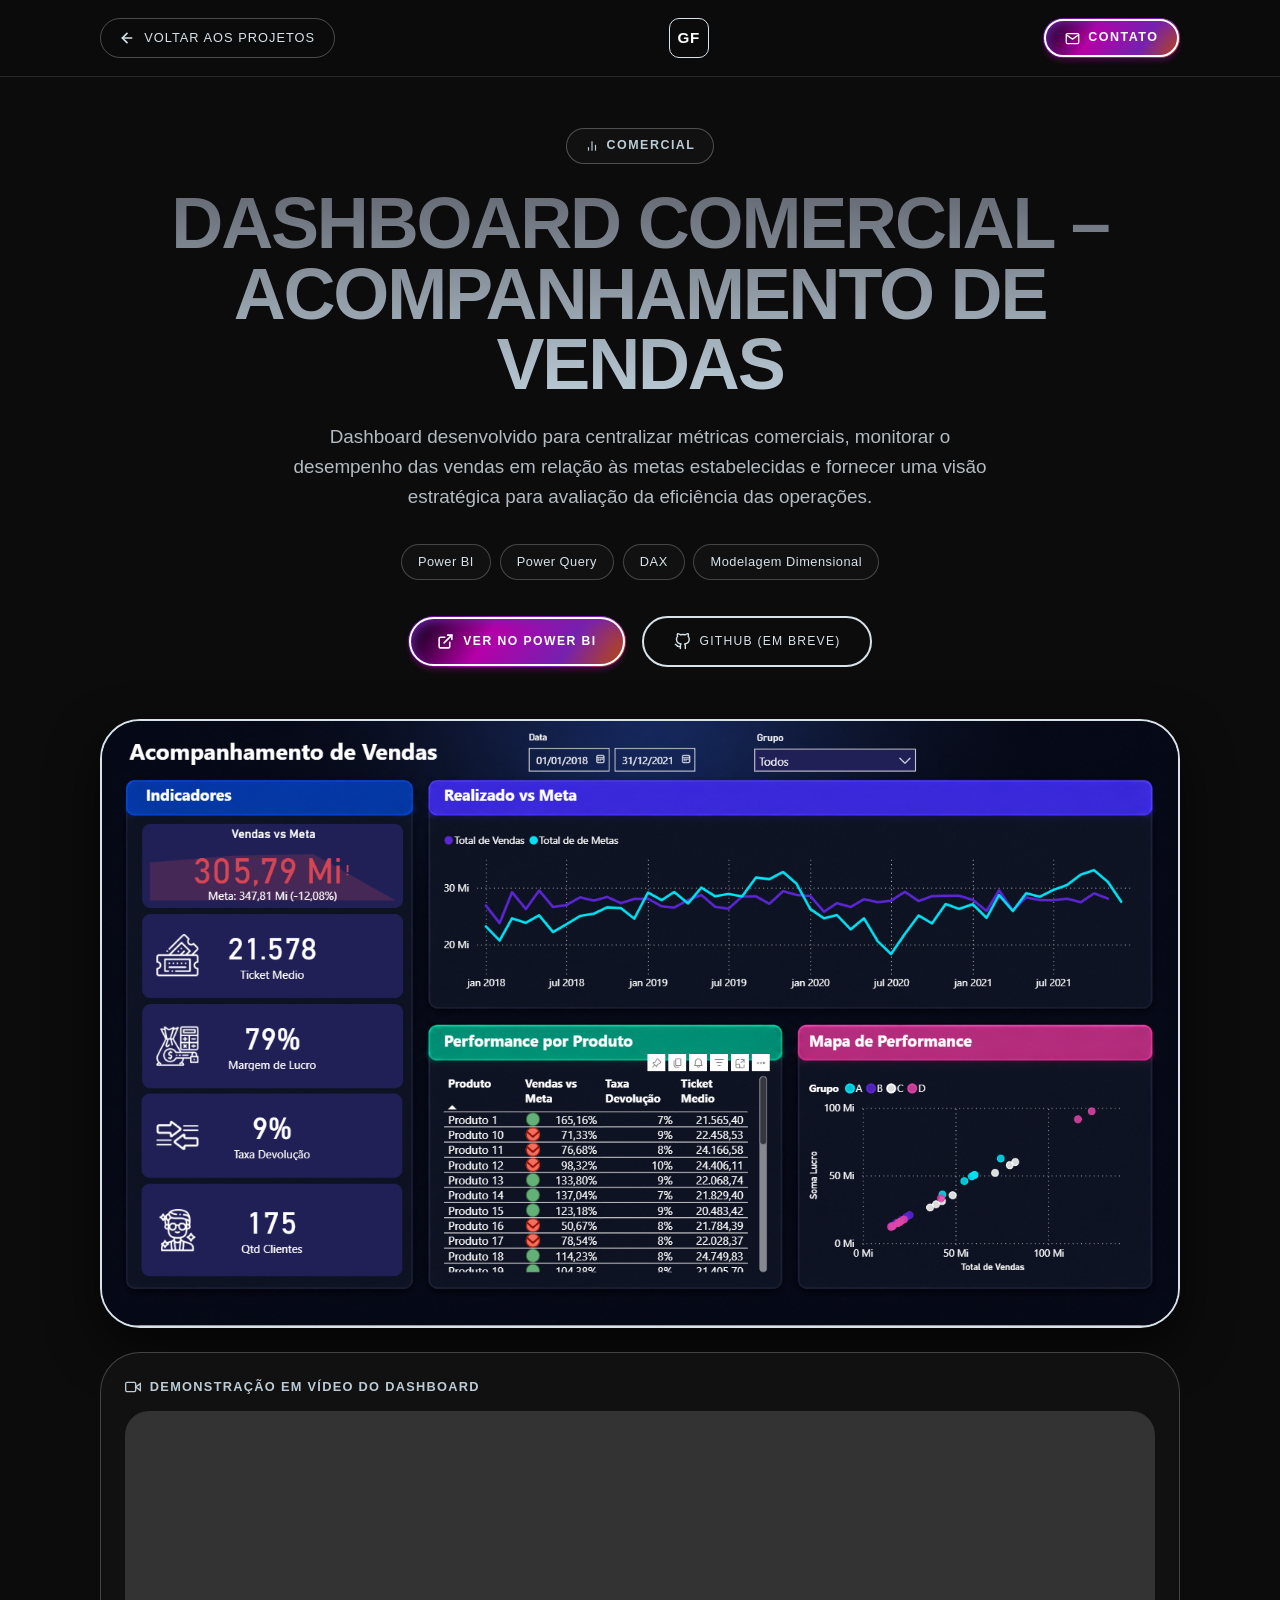
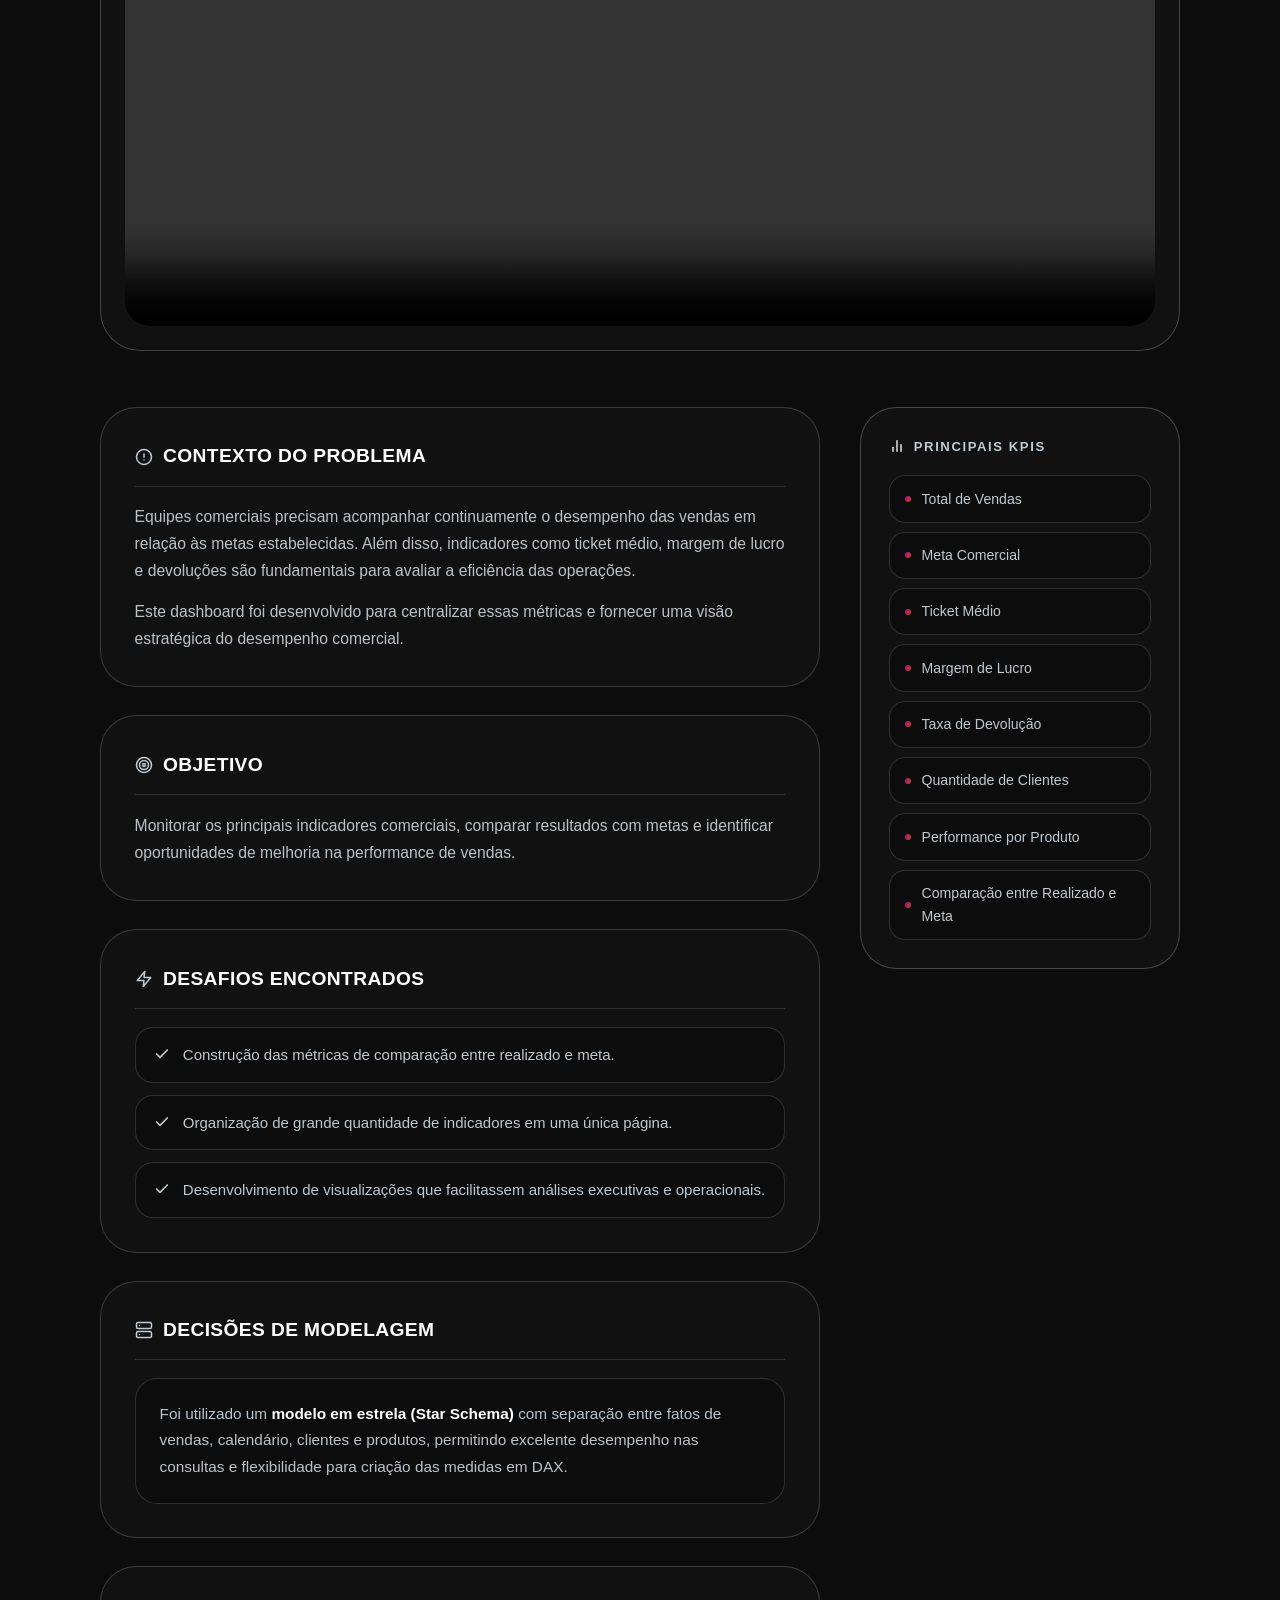
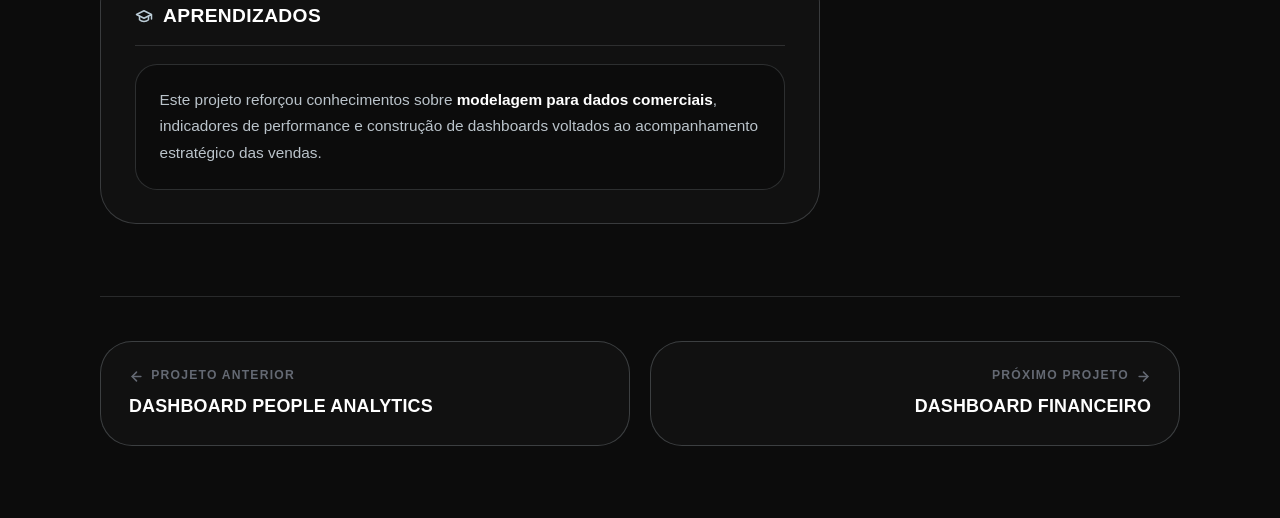
<file: projetos/dashboard-comercial.html>
<!DOCTYPE html>
<html lang="pt-BR">
<head>
    <meta charset="UTF-8">
    <meta name="viewport" content="width=device-width, initial-scale=1.0">
    <title>Dashboard Comercial – Acompanhamento de Vendas | Estudo de Caso — Gustavo Franco</title>
    <meta name="description" content="Estudo de caso completo do Dashboard Comercial de Acompanhamento de Vendas desenvolvido por Gustavo Franco: contexto, KPIs, modelagem dimensional em modelo estrela e aprendizados.">
    <meta property="og:title" content="Dashboard Comercial – Acompanhamento de Vendas | Estudo de Caso — Gustavo Franco">
    <meta property="og:description" content="Dashboard executivo para acompanhamento de vendas, comparação com metas, ticket médio, margem e devoluções com modelagem dimensional em Power BI.">
    <meta property="og:image" content="Dashboard de Vendas/Dashboard Vendas.png">
    <meta name="theme-color" content="#0C0C0C">
    <link rel="icon" type="image/svg+xml" href="data:image/svg+xml,<svg xmlns='http://www.w3.org/2000/svg' viewBox='0 0 24 24' fill='none' stroke='%23D7E2EA' stroke-width='2.5'><rect width='24' height='24' rx='6' fill='%230C0C0C'/><line x1='17' y1='18' x2='17' y2='10'/><line x1='12' y1='18' x2='12' y2='6'/><line x1='7' y1='18' x2='7' y2='13'/></svg>">
    <link rel="stylesheet" href="https://db.onlinewebfonts.com/c/95cecf452d3208890088a5b4c19c7ecf?family=Helvetica+Neue+ME" media="print" onload="this.media='all'">
    <noscript><link rel="stylesheet" href="https://db.onlinewebfonts.com/c/95cecf452d3208890088a5b4c19c7ecf?family=Helvetica+Neue+ME"></noscript>
    <link rel="stylesheet" href="projeto-style.css">
</head>
<body>

    <!-- Navbar -->
    <nav class="project-navbar" role="navigation" aria-label="Navegação do projeto">
        <div class="container project-nav-inner">
            <a href="../index.html#projects" class="project-nav-back" aria-label="Voltar para a lista de projetos">
                <svg viewBox="0 0 24 24" fill="none" stroke="currentColor" stroke-width="2.5" stroke-linecap="round" stroke-linejoin="round" aria-hidden="true"><line x1="19" y1="12" x2="5" y2="12"></line><polyline points="12 19 5 12 12 5"></polyline></svg>
                Voltar aos Projetos
            </a>
            <span class="project-nav-logo">GF</span>
            <a href="../index.html#contact" class="contact-btn project-nav-cta">
                <svg viewBox="0 0 24 24" fill="none" stroke="currentColor" stroke-width="2" stroke-linecap="round" stroke-linejoin="round" aria-hidden="true"><path d="M4 4h16c1.1 0 2 .9 2 2v12c0 1.1-.9 2-2 2H4c-1.1 0-2-.9-2-2V6c0-1.1.9-2 2-2z"></path><polyline points="22,6 12,13 2,6"></polyline></svg>
                Contato
            </a>
        </div>
    </nav>

    <!-- Hero do Projeto -->
    <section class="project-hero" aria-labelledby="case-title">
        <div class="container">
            <div class="project-hero-area-badge">
                <svg width="14" height="14" viewBox="0 0 24 24" fill="none" stroke="currentColor" stroke-width="2" aria-hidden="true"><line x1="18" y1="20" x2="18" y2="10"></line><line x1="12" y1="20" x2="12" y2="4"></line><line x1="6" y1="20" x2="6" y2="14"></line></svg>
                Comercial
            </div>
            <h1 class="hero-heading project-hero-title" id="case-title">Dashboard Comercial – Acompanhamento de Vendas</h1>
            <p class="project-hero-summary">
                Dashboard desenvolvido para centralizar métricas comerciais, monitorar o desempenho das vendas em relação às metas estabelecidas e fornecer uma visão estratégica para avaliação da eficiência das operações.
            </p>
            <div class="project-hero-stack" role="list" aria-label="Tecnologias utilizadas">
                <span class="stack-tag" role="listitem">Power BI</span>
                <span class="stack-tag" role="listitem">Power Query</span>
                <span class="stack-tag" role="listitem">DAX</span>
                <span class="stack-tag" role="listitem">Modelagem Dimensional</span>
            </div>
            <div class="project-hero-actions">
                <a href="https://lnkd.in/dhcPScri" target="_blank" rel="noopener noreferrer" class="contact-btn" aria-label="Acessar Dashboard interativo no Power BI">
                    <svg viewBox="0 0 24 24" fill="none" stroke="currentColor" stroke-width="2.2" stroke-linecap="round" stroke-linejoin="round" aria-hidden="true"><path d="M18 13v6a2 2 0 0 1-2 2H5a2 2 0 0 1-2-2V8a2 2 0 0 1 2-2h6"></path><polyline points="15 3 21 3 21 9"></polyline><line x1="10" y1="14" x2="21" y2="3"></line></svg>
                    Ver no Power BI
                </a>
                <a href="https://github.com/Guxtav0" target="_blank" rel="noopener noreferrer" class="live-project-btn" aria-label="Ver código no GitHub">
                    <svg viewBox="0 0 24 24" fill="none" stroke="currentColor" stroke-width="2" stroke-linecap="round" stroke-linejoin="round" aria-hidden="true"><path d="M9 19c-5 1.5-5-2.5-7-3m14 6v-3.87a3.37 3.37 0 0 0-.94-2.61c3.14-.35 6.44-1.54 6.44-7A5.44 5.44 0 0 0 20 4.77 5.07 5.07 0 0 0 19.91 1S18.73.65 16 2.48a13.38 13.38 0 0 0-7 0C6.27.65 5.09 1 5.09 1A5.07 5.07 0 0 0 5 4.77a5.44 5.44 0 0 0-1.5 3.78c0 5.42 3.3 6.61 6.44 7A3.37 3.37 0 0 0 9 18.13V22"></path></svg>
                    GitHub (Em breve)
                </a>
            </div>
        </div>
    </section>

    <!-- Imagem Principal / Galeria de Páginas -->
    <div class="container project-media-section">
        <div class="project-main-image">
            <img src="Dashboard de Vendas/Dashboard Vendas.png"
                 alt="Visão executiva do Dashboard Comercial de Acompanhamento de Vendas com KPIs e análise Realizado vs Meta"
                 loading="lazy">
        </div>

        <div class="project-video-card">
            <div class="project-video-header">
                <svg width="16" height="16" viewBox="0 0 24 24" fill="none" stroke="currentColor" stroke-width="2" aria-hidden="true"><polygon points="23 7 16 12 23 17 23 7"></polygon><rect x="1" y="5" width="15" height="14" rx="2" ry="2"></rect></svg>
                Demonstração em Vídeo do Dashboard
            </div>
            <video controls autoplay loop muted class="project-video-player">
                <source src="Dashboard de Vendas/Dashboard Acompanhamento de Vendas.mp4" type="video/mp4">
                Seu navegador não suporta a exibição de vídeos em MP4.
            </video>
        </div>
    </div>

    <!-- Conteúdo do Estudo de Caso -->
    <main class="container case-main">
        <div class="case-study-layout">

            <!-- Conteúdo Principal -->
            <div class="case-content">

                <!-- Contexto -->
                <div class="case-block">
                    <h2 class="case-block-title">
                        <svg width="18" height="18" viewBox="0 0 24 24" fill="none" stroke="currentColor" stroke-width="2" stroke-linecap="round" stroke-linejoin="round" aria-hidden="true"><circle cx="12" cy="12" r="10"></circle><line x1="12" y1="8" x2="12" y2="12"></line><line x1="12" y1="16" x2="12.01" y2="16"></line></svg>
                        Contexto do Problema
                    </h2>
                    <p>
                        Equipes comerciais precisam acompanhar continuamente o desempenho das vendas em relação às metas estabelecidas. Além disso, indicadores como ticket médio, margem de lucro e devoluções são fundamentais para avaliar a eficiência das operações.
                    </p>
                    <p class="case-paragraph-spaced">
                        Este dashboard foi desenvolvido para centralizar essas métricas e fornecer uma visão estratégica do desempenho comercial.
                    </p>
                </div>

                <!-- Objetivo -->
                <div class="case-block">
                    <h2 class="case-block-title">
                        <svg width="18" height="18" viewBox="0 0 24 24" fill="none" stroke="currentColor" stroke-width="2" stroke-linecap="round" stroke-linejoin="round" aria-hidden="true"><circle cx="12" cy="12" r="10"></circle><circle cx="12" cy="12" r="6"></circle><circle cx="12" cy="12" r="2"></circle></svg>
                        Objetivo
                    </h2>
                    <p>
                        Monitorar os principais indicadores comerciais, comparar resultados com metas e identificar oportunidades de melhoria na performance de vendas.
                    </p>
                </div>

                <!-- Desafios -->
                <div class="case-block">
                    <h2 class="case-block-title">
                        <svg width="18" height="18" viewBox="0 0 24 24" fill="none" stroke="currentColor" stroke-width="2" stroke-linecap="round" stroke-linejoin="round" aria-hidden="true"><polygon points="13 2 3 14 12 14 11 22 21 10 12 10 13 2"></polygon></svg>
                        Desafios Encontrados
                    </h2>
                    <ul class="case-list" role="list">
                        <li class="case-list-item" role="listitem">
                            <svg width="16" height="16" viewBox="0 0 24 24" fill="none" stroke="currentColor" stroke-width="2.5" stroke-linecap="round" stroke-linejoin="round" aria-hidden="true"><polyline points="20 6 9 17 4 12"></polyline></svg>
                            Construção das métricas de comparação entre realizado e meta.
                        </li>
                        <li class="case-list-item" role="listitem">
                            <svg width="16" height="16" viewBox="0 0 24 24" fill="none" stroke="currentColor" stroke-width="2.5" stroke-linecap="round" stroke-linejoin="round" aria-hidden="true"><polyline points="20 6 9 17 4 12"></polyline></svg>
                            Organização de grande quantidade de indicadores em uma única página.
                        </li>
                        <li class="case-list-item" role="listitem">
                            <svg width="16" height="16" viewBox="0 0 24 24" fill="none" stroke="currentColor" stroke-width="2.5" stroke-linecap="round" stroke-linejoin="round" aria-hidden="true"><polyline points="20 6 9 17 4 12"></polyline></svg>
                            Desenvolvimento de visualizações que facilitassem análises executivas e operacionais.
                        </li>
                    </ul>
                </div>

                <!-- Decisões de Modelagem -->
                <div class="case-block">
                    <h2 class="case-block-title">
                        <svg width="18" height="18" viewBox="0 0 24 24" fill="none" stroke="currentColor" stroke-width="2" stroke-linecap="round" stroke-linejoin="round" aria-hidden="true"><rect x="2" y="2" width="20" height="8" rx="2" ry="2"></rect><rect x="2" y="14" width="20" height="8" rx="2" ry="2"></rect><line x1="6" y1="6" x2="6.01" y2="6"></line><line x1="6" y1="18" x2="6.01" y2="18"></line></svg>
                        Decisões de Modelagem
                    </h2>
                    <div class="case-learning-card">
                        <p>
                            Foi utilizado um <strong>modelo em estrela (Star Schema)</strong> com separação entre fatos de vendas, calendário, clientes e produtos, permitindo excelente desempenho nas consultas e flexibilidade para criação das medidas em DAX.
                        </p>
                    </div>
                </div>

                <!-- Aprendizados -->
                <div class="case-block">
                    <h2 class="case-block-title">
                        <svg width="18" height="18" viewBox="0 0 24 24" fill="none" stroke="currentColor" stroke-width="2" stroke-linecap="round" stroke-linejoin="round" aria-hidden="true"><path d="M22 10v6M2 10l10-5 10 5-10 5z"></path><path d="M6 12v5c3 3 9 3 12 0v-5"></path></svg>
                        Aprendizados
                    </h2>
                    <div class="case-learning-card">
                        <p>
                            Este projeto reforçou conhecimentos sobre <strong>modelagem para dados comerciais</strong>, indicadores de performance e construção de dashboards voltados ao acompanhamento estratégico das vendas.
                        </p>
                    </div>
                </div>

            </div>

            <!-- Sidebar de KPIs -->
            <aside class="case-sidebar" aria-label="Principais KPIs do projeto">
                <div class="case-kpi-card">
                    <div class="case-kpi-card-title">
                        <svg width="16" height="16" viewBox="0 0 24 24" fill="none" stroke="currentColor" stroke-width="2" stroke-linecap="round" stroke-linejoin="round" aria-hidden="true"><line x1="18" y1="20" x2="18" y2="10"></line><line x1="12" y1="20" x2="12" y2="4"></line><line x1="6" y1="20" x2="6" y2="14"></line></svg>
                        Principais KPIs
                    </div>
                    <ul class="kpi-list" role="list">
                        <li class="kpi-item" role="listitem">Total de Vendas</li>
                        <li class="kpi-item" role="listitem">Meta Comercial</li>
                        <li class="kpi-item" role="listitem">Ticket Médio</li>
                        <li class="kpi-item" role="listitem">Margem de Lucro</li>
                        <li class="kpi-item" role="listitem">Taxa de Devolução</li>
                        <li class="kpi-item" role="listitem">Quantidade de Clientes</li>
                        <li class="kpi-item" role="listitem">Performance por Produto</li>
                        <li class="kpi-item" role="listitem">Comparação entre Realizado e Meta</li>
                    </ul>
                </div>
            </aside>

        </div>

        <!-- Navegação entre Projetos -->
        <nav class="project-navigation" aria-label="Navegação entre projetos">
            <a href="dashboard-rh.html" class="proj-nav-link" aria-label="Projeto anterior: Dashboard People Analytics">
                <span class="proj-nav-label">
                    <svg viewBox="0 0 24 24" fill="none" stroke="currentColor" stroke-width="2.5" stroke-linecap="round" stroke-linejoin="round" aria-hidden="true"><line x1="19" y1="12" x2="5" y2="12"></line><polyline points="12 19 5 12 12 5"></polyline></svg>
                    Projeto Anterior
                </span>
                <span class="proj-nav-title">Dashboard People Analytics</span>
            </a>
            <a href="dashboard-financeiro.html" class="proj-nav-link proj-nav-link--next" aria-label="Próximo projeto: Dashboard Financeiro">
                <span class="proj-nav-label">
                    Próximo Projeto
                    <svg viewBox="0 0 24 24" fill="none" stroke="currentColor" stroke-width="2.5" stroke-linecap="round" stroke-linejoin="round" aria-hidden="true"><line x1="5" y1="12" x2="19" y2="12"></line><polyline points="12 5 19 12 12 19"></polyline></svg>
                </span>
                <span class="proj-nav-title">Dashboard Financeiro</span>
            </a>
        </nav>

    </main>

</body>
</html>
</file>
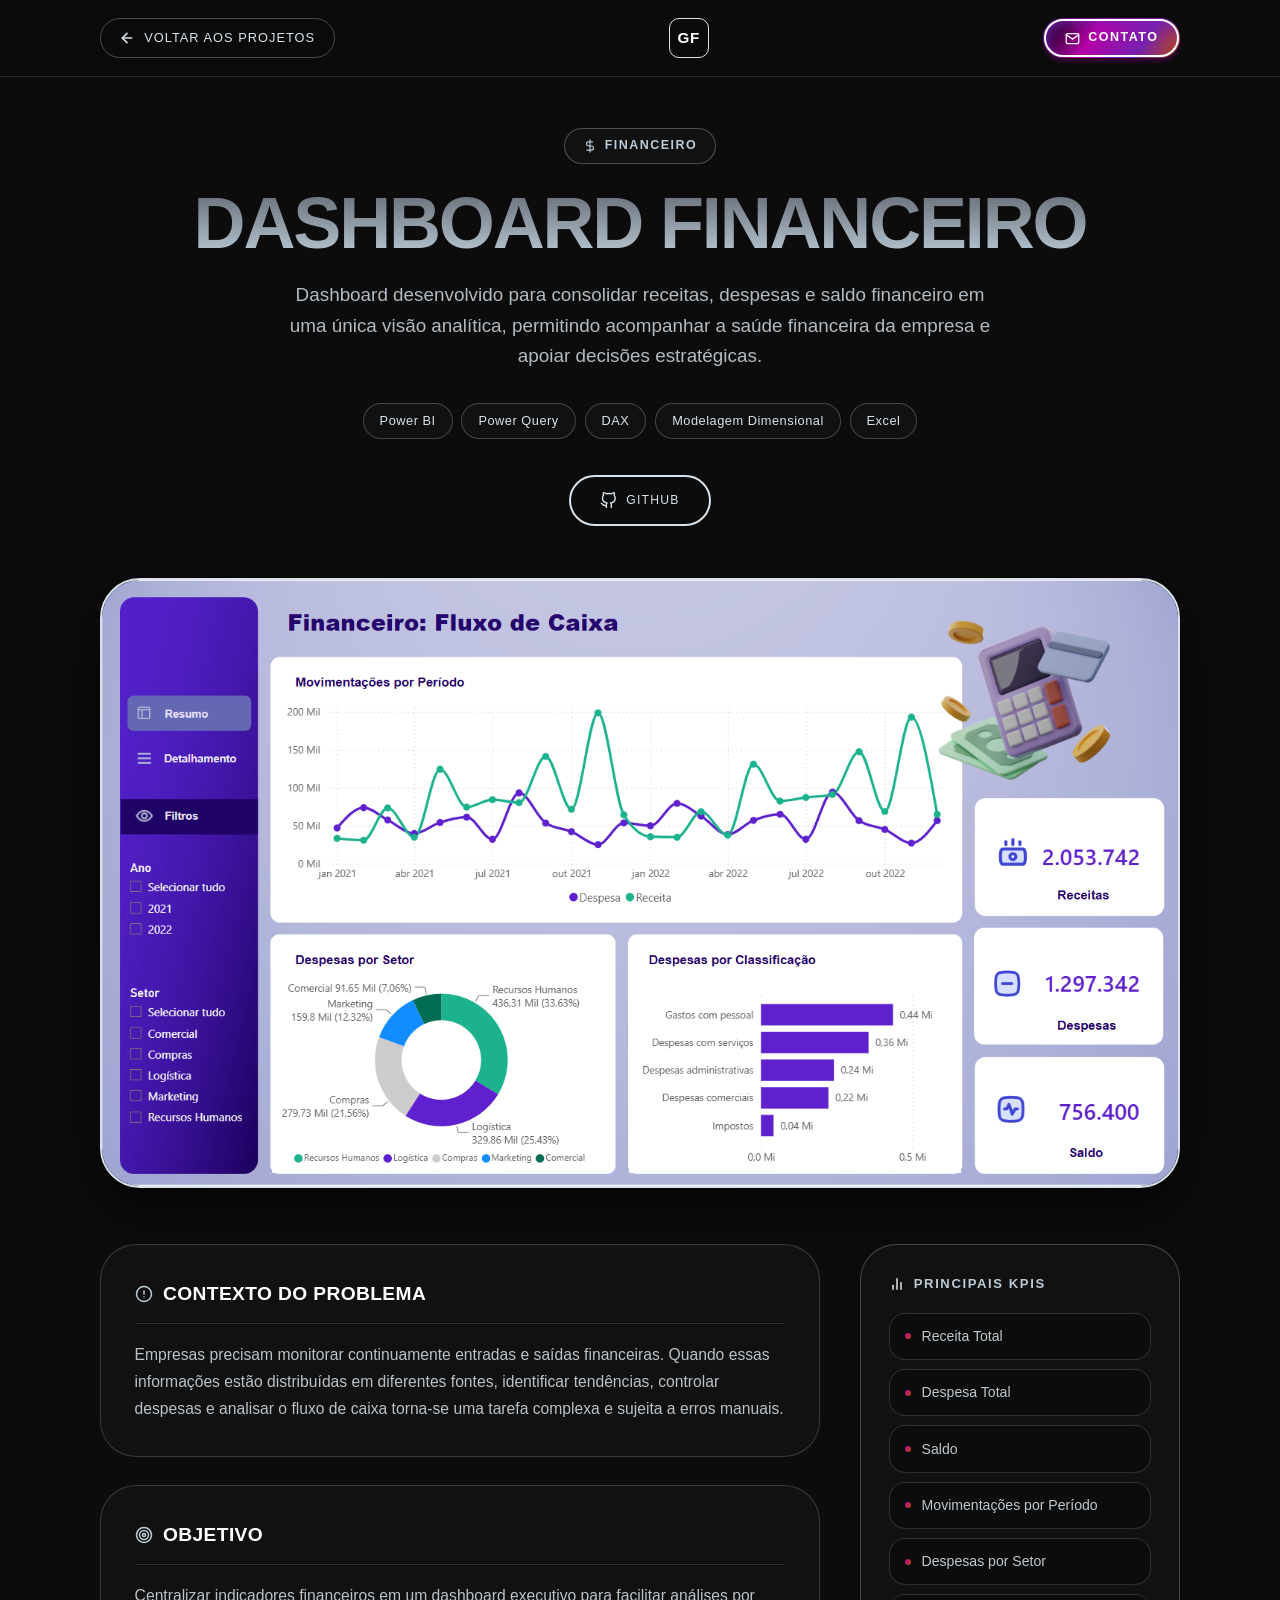
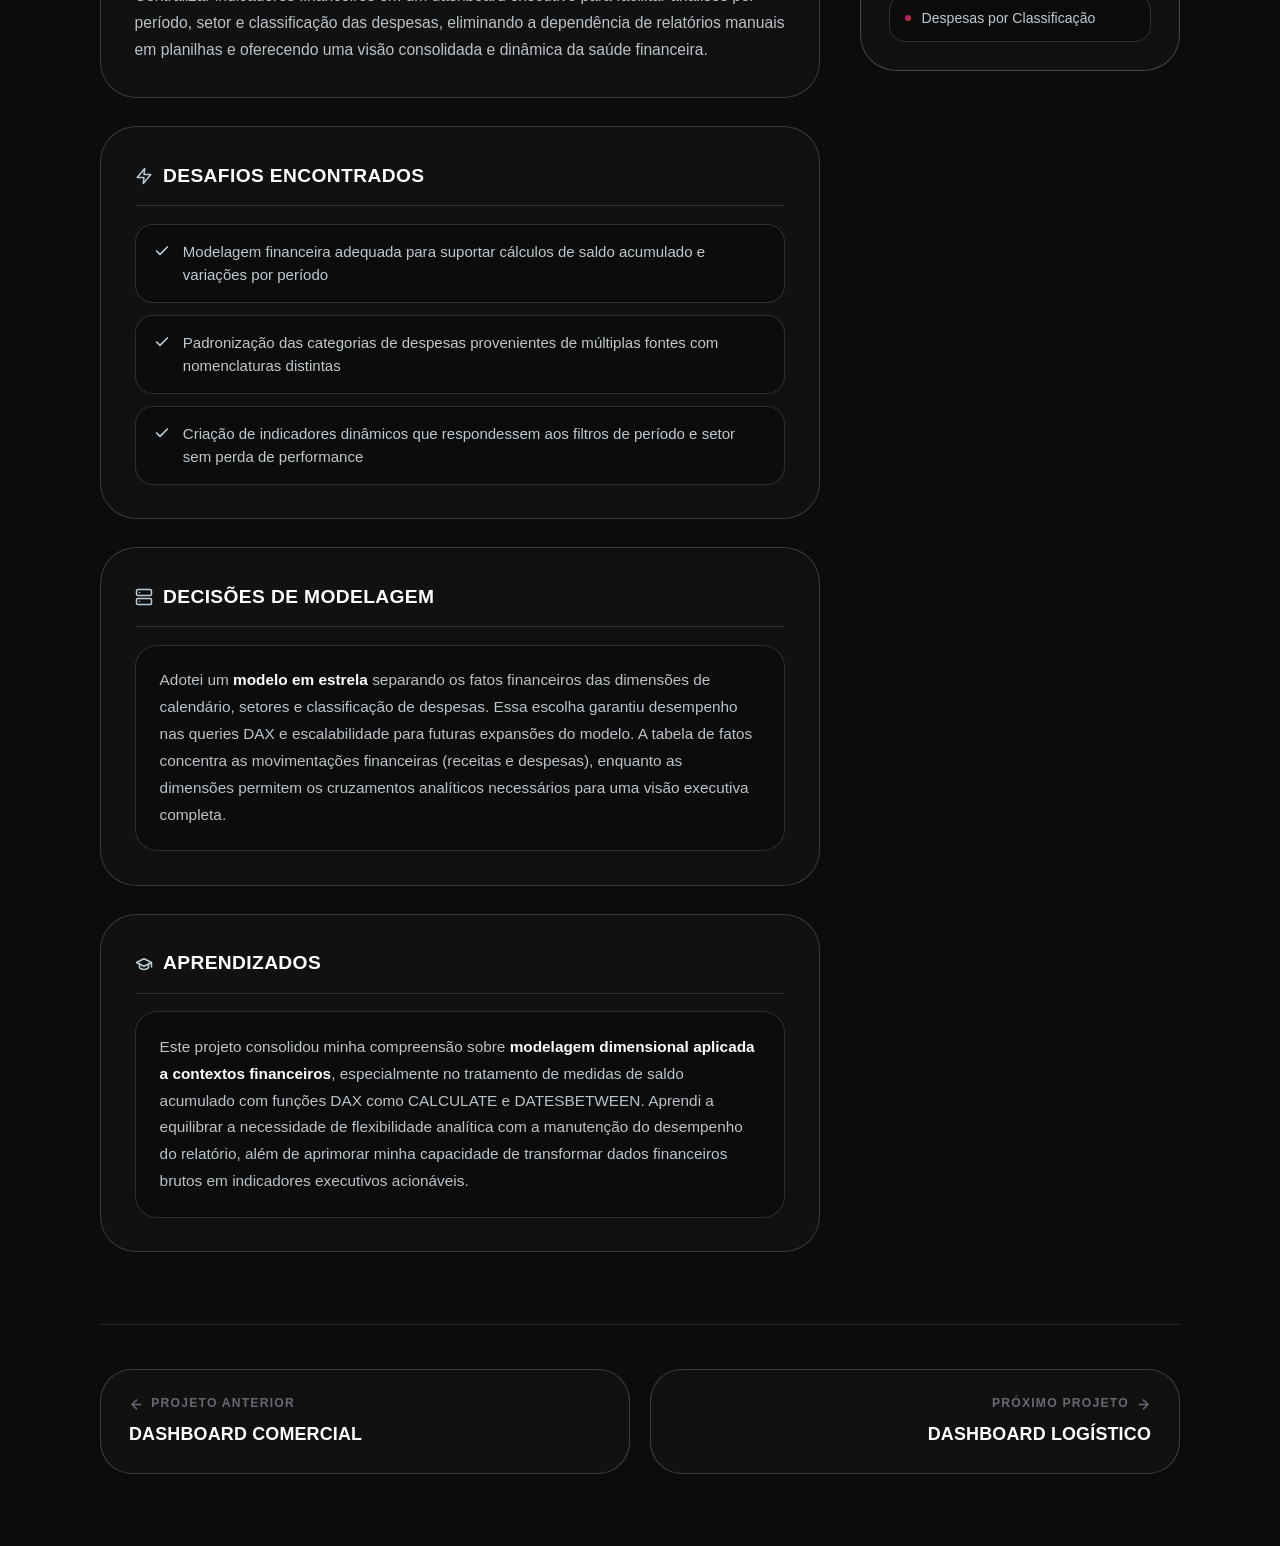
<file: projetos/dashboard-financeiro.html>
<!DOCTYPE html>
<html lang="pt-BR">
<head>
    <meta charset="UTF-8">
    <meta name="viewport" content="width=device-width, initial-scale=1.0">
    <title>Dashboard Financeiro | Estudo de Caso — Gustavo Franco</title>
    <meta name="description" content="Estudo de caso completo do Dashboard Financeiro desenvolvido por Gustavo Franco: contexto, KPIs, modelagem dimensional e aprendizados.">
    <meta property="og:title" content="Dashboard Financeiro | Estudo de Caso — Gustavo Franco">
    <meta property="og:description" content="Dashboard executivo para consolidação de receitas, despesas e saldo financeiro com modelagem dimensional em Power BI.">
    <meta property="og:image" content="Dashboard de Fluxo de Caixa/Dashboard Fluxo de Caixa.png">
    <meta name="theme-color" content="#0C0C0C">
    <link rel="icon" type="image/svg+xml" href="data:image/svg+xml,<svg xmlns='http://www.w3.org/2000/svg' viewBox='0 0 24 24' fill='none' stroke='%23D7E2EA' stroke-width='2.5'><rect width='24' height='24' rx='6' fill='%230C0C0C'/><line x1='17' y1='18' x2='17' y2='10'/><line x1='12' y1='18' x2='12' y2='6'/><line x1='7' y1='18' x2='7' y2='13'/></svg>">
    <link rel="stylesheet" href="https://db.onlinewebfonts.com/c/95cecf452d3208890088a5b4c19c7ecf?family=Helvetica+Neue+ME" media="print" onload="this.media='all'">
    <noscript><link rel="stylesheet" href="https://db.onlinewebfonts.com/c/95cecf452d3208890088a5b4c19c7ecf?family=Helvetica+Neue+ME"></noscript>
    <link rel="stylesheet" href="projeto-style.css">
</head>
<body>

    <!-- Navbar -->
    <nav class="project-navbar" role="navigation" aria-label="Navegação do projeto">
        <div class="container project-nav-inner">
            <a href="../index.html#projects" class="project-nav-back" aria-label="Voltar para a lista de projetos">
                <svg viewBox="0 0 24 24" fill="none" stroke="currentColor" stroke-width="2.5" stroke-linecap="round" stroke-linejoin="round" aria-hidden="true"><line x1="19" y1="12" x2="5" y2="12"></line><polyline points="12 19 5 12 12 5"></polyline></svg>
                Voltar aos Projetos
            </a>
            <span class="project-nav-logo">GF</span>
            <a href="../index.html#contact" class="contact-btn project-nav-cta">
                <svg viewBox="0 0 24 24" fill="none" stroke="currentColor" stroke-width="2" stroke-linecap="round" stroke-linejoin="round" aria-hidden="true"><path d="M4 4h16c1.1 0 2 .9 2 2v12c0 1.1-.9 2-2 2H4c-1.1 0-2-.9-2-2V6c0-1.1.9-2 2-2z"></path><polyline points="22,6 12,13 2,6"></polyline></svg>
                Contato
            </a>
        </div>
    </nav>

    <!-- Hero do Projeto -->
    <section class="project-hero" aria-labelledby="case-title">
        <div class="container">
            <div class="project-hero-area-badge">
                <svg width="14" height="14" viewBox="0 0 24 24" fill="none" stroke="currentColor" stroke-width="2" aria-hidden="true"><line x1="12" y1="1" x2="12" y2="23"></line><path d="M17 5H9.5a3.5 3.5 0 0 0 0 7h5a3.5 3.5 0 0 1 0 7H6"></path></svg>
                Financeiro
            </div>
            <h1 class="hero-heading project-hero-title" id="case-title">Dashboard Financeiro</h1>
            <p class="project-hero-summary">
                Dashboard desenvolvido para consolidar receitas, despesas e saldo financeiro em uma única visão analítica, permitindo acompanhar a saúde financeira da empresa e apoiar decisões estratégicas.
            </p>
            <div class="project-hero-stack" role="list" aria-label="Tecnologias utilizadas">
                <span class="stack-tag" role="listitem">Power BI</span>
                <span class="stack-tag" role="listitem">Power Query</span>
                <span class="stack-tag" role="listitem">DAX</span>
                <span class="stack-tag" role="listitem">Modelagem Dimensional</span>
                <span class="stack-tag" role="listitem">Excel</span>
            </div>
            <div class="project-hero-actions">
                <a href="https://github.com/Guxtav0" target="_blank" rel="noopener noreferrer" class="live-project-btn" aria-label="Ver código no GitHub">
                    <svg viewBox="0 0 24 24" fill="none" stroke="currentColor" stroke-width="2" stroke-linecap="round" stroke-linejoin="round" aria-hidden="true"><path d="M9 19c-5 1.5-5-2.5-7-3m14 6v-3.87a3.37 3.37 0 0 0-.94-2.61c3.14-.35 6.44-1.54 6.44-7A5.44 5.44 0 0 0 20 4.77 5.07 5.07 0 0 0 19.91 1S18.73.65 16 2.48a13.38 13.38 0 0 0-7 0C6.27.65 5.09 1 5.09 1A5.07 5.07 0 0 0 5 4.77a5.44 5.44 0 0 0-1.5 3.78c0 5.42 3.3 6.61 6.44 7A3.37 3.37 0 0 0 9 18.13V22"></path></svg>
                    GitHub
                </a>
            </div>
        </div>
    </section>

    <!-- Imagem Principal -->
    <div class="container project-media-section">
        <div class="project-main-image">
            <img src="Dashboard de Fluxo de Caixa/Dashboard Fluxo de Caixa.png"
                 alt="Visão completa do Dashboard Financeiro com KPIs de receita, despesa e saldo"
                 loading="lazy">
        </div>
    </div>

    <!-- Conteúdo do Estudo de Caso -->
    <main class="container case-main">
        <div class="case-study-layout">

            <!-- Conteúdo Principal -->
            <div class="case-content">

                <!-- Contexto -->
                <div class="case-block">
                    <h2 class="case-block-title">
                        <svg width="18" height="18" viewBox="0 0 24 24" fill="none" stroke="currentColor" stroke-width="2" stroke-linecap="round" stroke-linejoin="round" aria-hidden="true"><circle cx="12" cy="12" r="10"></circle><line x1="12" y1="8" x2="12" y2="12"></line><line x1="12" y1="16" x2="12.01" y2="16"></line></svg>
                        Contexto do Problema
                    </h2>
                    <p>
                        Empresas precisam monitorar continuamente entradas e saídas financeiras. Quando essas informações estão distribuídas em diferentes fontes, identificar tendências, controlar despesas e analisar o fluxo de caixa torna-se uma tarefa complexa e sujeita a erros manuais.
                    </p>
                </div>

                <!-- Objetivo -->
                <div class="case-block">
                    <h2 class="case-block-title">
                        <svg width="18" height="18" viewBox="0 0 24 24" fill="none" stroke="currentColor" stroke-width="2" stroke-linecap="round" stroke-linejoin="round" aria-hidden="true"><circle cx="12" cy="12" r="10"></circle><circle cx="12" cy="12" r="6"></circle><circle cx="12" cy="12" r="2"></circle></svg>
                        Objetivo
                    </h2>
                    <p>
                        Centralizar indicadores financeiros em um dashboard executivo para facilitar análises por período, setor e classificação das despesas, eliminando a dependência de relatórios manuais em planilhas e oferecendo uma visão consolidada e dinâmica da saúde financeira.
                    </p>
                </div>

                <!-- Desafios -->
                <div class="case-block">
                    <h2 class="case-block-title">
                        <svg width="18" height="18" viewBox="0 0 24 24" fill="none" stroke="currentColor" stroke-width="2" stroke-linecap="round" stroke-linejoin="round" aria-hidden="true"><polygon points="13 2 3 14 12 14 11 22 21 10 12 10 13 2"></polygon></svg>
                        Desafios Encontrados
                    </h2>
                    <ul class="case-list" role="list">
                        <li class="case-list-item" role="listitem">
                            <svg width="16" height="16" viewBox="0 0 24 24" fill="none" stroke="currentColor" stroke-width="2.5" stroke-linecap="round" stroke-linejoin="round" aria-hidden="true"><polyline points="20 6 9 17 4 12"></polyline></svg>
                            Modelagem financeira adequada para suportar cálculos de saldo acumulado e variações por período
                        </li>
                        <li class="case-list-item" role="listitem">
                            <svg width="16" height="16" viewBox="0 0 24 24" fill="none" stroke="currentColor" stroke-width="2.5" stroke-linecap="round" stroke-linejoin="round" aria-hidden="true"><polyline points="20 6 9 17 4 12"></polyline></svg>
                            Padronização das categorias de despesas provenientes de múltiplas fontes com nomenclaturas distintas
                        </li>
                        <li class="case-list-item" role="listitem">
                            <svg width="16" height="16" viewBox="0 0 24 24" fill="none" stroke="currentColor" stroke-width="2.5" stroke-linecap="round" stroke-linejoin="round" aria-hidden="true"><polyline points="20 6 9 17 4 12"></polyline></svg>
                            Criação de indicadores dinâmicos que respondessem aos filtros de período e setor sem perda de performance
                        </li>
                    </ul>
                </div>

                <!-- Decisões de Modelagem -->
                <div class="case-block">
                    <h2 class="case-block-title">
                        <svg width="18" height="18" viewBox="0 0 24 24" fill="none" stroke="currentColor" stroke-width="2" stroke-linecap="round" stroke-linejoin="round" aria-hidden="true"><rect x="2" y="2" width="20" height="8" rx="2" ry="2"></rect><rect x="2" y="14" width="20" height="8" rx="2" ry="2"></rect><line x1="6" y1="6" x2="6.01" y2="6"></line><line x1="6" y1="18" x2="6.01" y2="18"></line></svg>
                        Decisões de Modelagem
                    </h2>
                    <div class="case-learning-card">
                        <p>
                            Adotei um <strong>modelo em estrela</strong> separando os fatos financeiros das dimensões de calendário, setores e classificação de despesas. Essa escolha garantiu desempenho nas queries DAX e escalabilidade para futuras expansões do modelo. A tabela de fatos concentra as movimentações financeiras (receitas e despesas), enquanto as dimensões permitem os cruzamentos analíticos necessários para uma visão executiva completa.
                        </p>
                    </div>
                </div>

                <!-- Aprendizados -->
                <div class="case-block">
                    <h2 class="case-block-title">
                        <svg width="18" height="18" viewBox="0 0 24 24" fill="none" stroke="currentColor" stroke-width="2" stroke-linecap="round" stroke-linejoin="round" aria-hidden="true"><path d="M22 10v6M2 10l10-5 10 5-10 5z"></path><path d="M6 12v5c3 3 9 3 12 0v-5"></path></svg>
                        Aprendizados
                    </h2>
                    <div class="case-learning-card">
                        <p>
                            Este projeto consolidou minha compreensão sobre <strong>modelagem dimensional aplicada a contextos financeiros</strong>, especialmente no tratamento de medidas de saldo acumulado com funções DAX como CALCULATE e DATESBETWEEN. Aprendi a equilibrar a necessidade de flexibilidade analítica com a manutenção do desempenho do relatório, além de aprimorar minha capacidade de transformar dados financeiros brutos em indicadores executivos acionáveis.
                        </p>
                    </div>
                </div>

            </div>

            <!-- Sidebar de KPIs -->
            <aside class="case-sidebar" aria-label="Principais KPIs do projeto">
                <div class="case-kpi-card">
                    <div class="case-kpi-card-title">
                        <svg width="16" height="16" viewBox="0 0 24 24" fill="none" stroke="currentColor" stroke-width="2" stroke-linecap="round" stroke-linejoin="round" aria-hidden="true"><line x1="18" y1="20" x2="18" y2="10"></line><line x1="12" y1="20" x2="12" y2="4"></line><line x1="6" y1="20" x2="6" y2="14"></line></svg>
                        Principais KPIs
                    </div>
                    <ul class="kpi-list" role="list">
                        <li class="kpi-item" role="listitem">Receita Total</li>
                        <li class="kpi-item" role="listitem">Despesa Total</li>
                        <li class="kpi-item" role="listitem">Saldo</li>
                        <li class="kpi-item" role="listitem">Movimentações por Período</li>
                        <li class="kpi-item" role="listitem">Despesas por Setor</li>
                        <li class="kpi-item" role="listitem">Despesas por Classificação</li>
                    </ul>
                </div>
            </aside>

        </div>

        <!-- Navegação entre Projetos -->
        <nav class="project-navigation" aria-label="Navegação entre projetos">
            <a href="dashboard-comercial.html" class="proj-nav-link" aria-label="Projeto anterior: Dashboard Comercial">
                <span class="proj-nav-label">
                    <svg viewBox="0 0 24 24" fill="none" stroke="currentColor" stroke-width="2.5" stroke-linecap="round" stroke-linejoin="round" aria-hidden="true"><line x1="19" y1="12" x2="5" y2="12"></line><polyline points="12 19 5 12 12 5"></polyline></svg>
                    Projeto Anterior
                </span>
                <span class="proj-nav-title">Dashboard Comercial</span>
            </a>
            <a href="dashboard-logistico.html" class="proj-nav-link proj-nav-link--next" aria-label="Próximo projeto: Dashboard Logístico">
                <span class="proj-nav-label">
                    Próximo Projeto
                    <svg viewBox="0 0 24 24" fill="none" stroke="currentColor" stroke-width="2.5" stroke-linecap="round" stroke-linejoin="round" aria-hidden="true"><line x1="5" y1="12" x2="19" y2="12"></line><polyline points="12 5 19 12 12 19"></polyline></svg>
                </span>
                <span class="proj-nav-title">Dashboard Logístico</span>
            </a>
        </nav>

    </main>

</body>
</html>
</file>
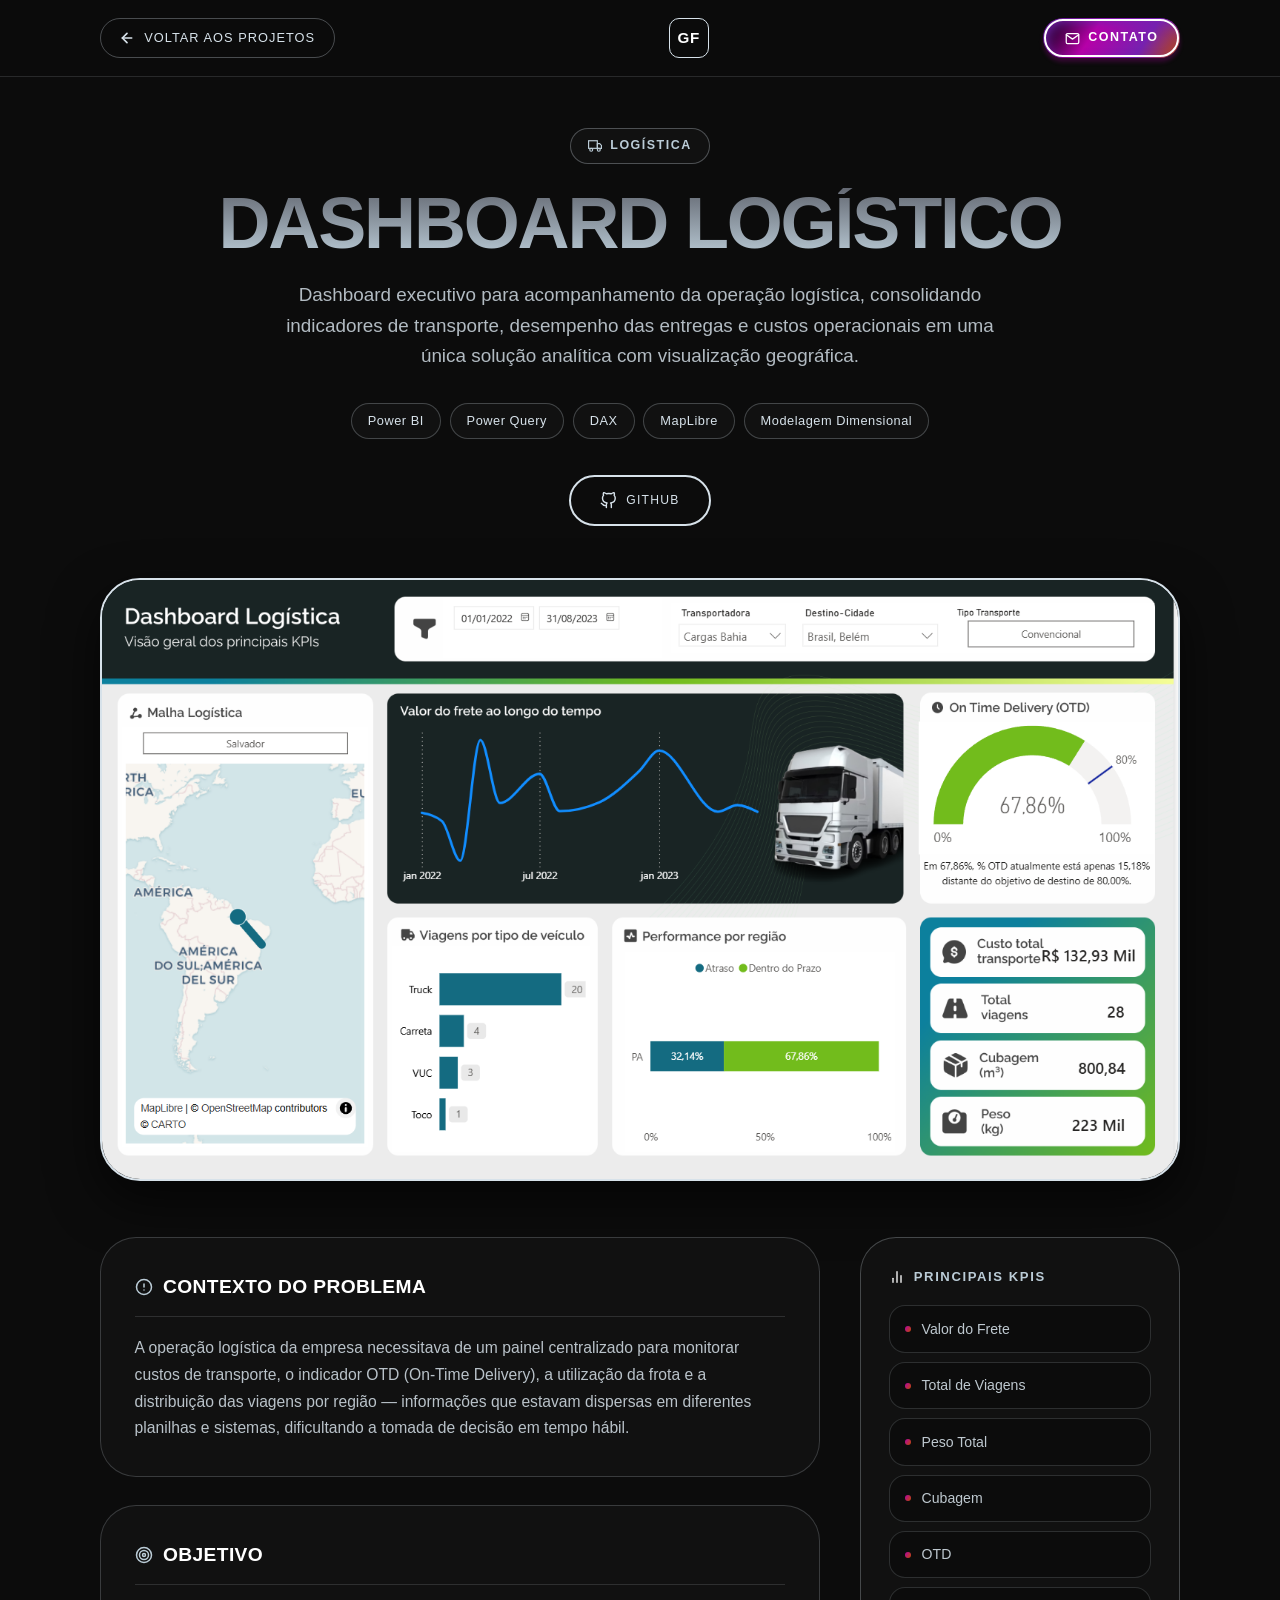
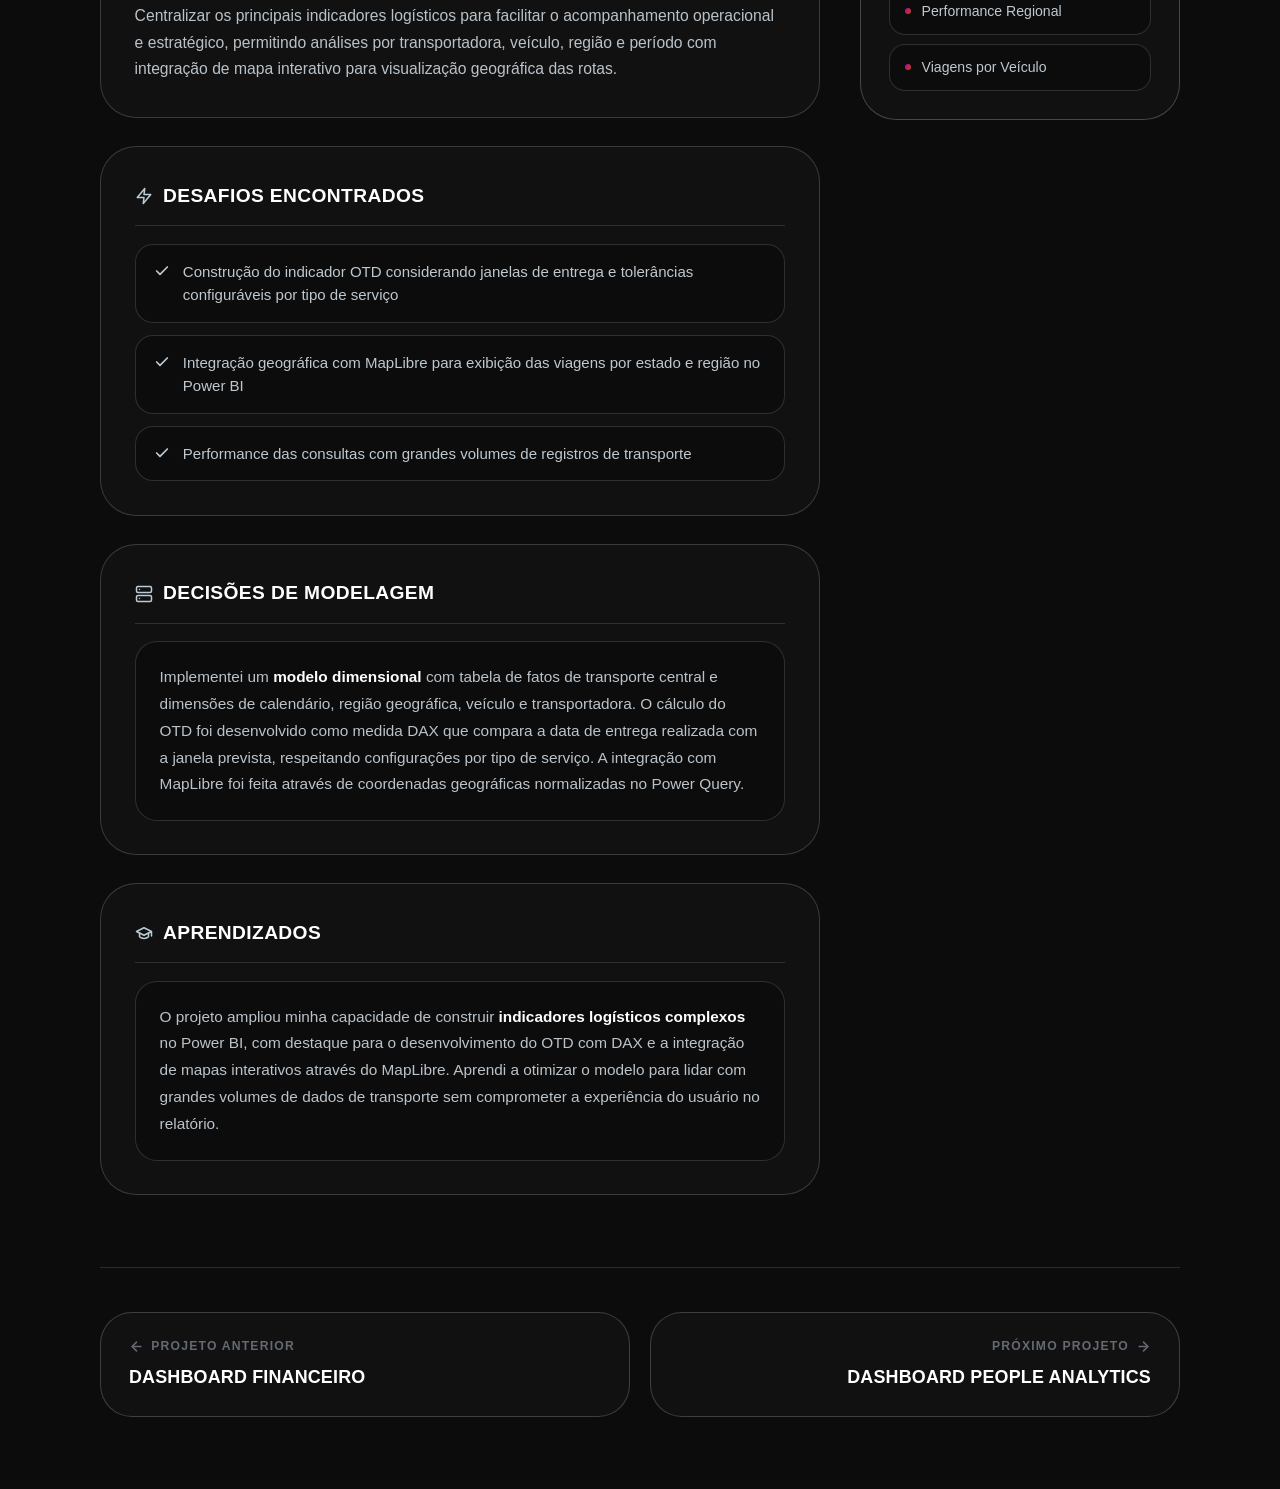
<file: projetos/dashboard-logistico.html>
<!DOCTYPE html>
<html lang="pt-BR">
<head>
    <meta charset="UTF-8">
    <meta name="viewport" content="width=device-width, initial-scale=1.0">
    <title>Dashboard Logístico | Estudo de Caso — Gustavo Franco</title>
    <meta name="description" content="Estudo de caso do Dashboard Logístico com KPIs de OTD, frete, viagens e análise geográfica com MapLibre no Power BI.">
    <meta property="og:title" content="Dashboard Logístico | Estudo de Caso — Gustavo Franco">
    <meta property="og:image" content="Dashboard de Logística/Dashboard Logistica.png">
    <meta name="theme-color" content="#0C0C0C">
    <link rel="icon" type="image/svg+xml" href="data:image/svg+xml,<svg xmlns='http://www.w3.org/2000/svg' viewBox='0 0 24 24' fill='none' stroke='%23D7E2EA' stroke-width='2.5'><rect width='24' height='24' rx='6' fill='%230C0C0C'/><line x1='17' y1='18' x2='17' y2='10'/><line x1='12' y1='18' x2='12' y2='6'/><line x1='7' y1='18' x2='7' y2='13'/></svg>">
    <link rel="stylesheet" href="https://db.onlinewebfonts.com/c/95cecf452d3208890088a5b4c19c7ecf?family=Helvetica+Neue+ME" media="print" onload="this.media='all'">
    <noscript><link rel="stylesheet" href="https://db.onlinewebfonts.com/c/95cecf452d3208890088a5b4c19c7ecf?family=Helvetica+Neue+ME"></noscript>
    <link rel="stylesheet" href="projeto-style.css">
</head>
<body>

    <nav class="project-navbar" role="navigation" aria-label="Navegação do projeto">
        <div class="container project-nav-inner">
            <a href="../index.html#projects" class="project-nav-back" aria-label="Voltar para a lista de projetos">
                <svg viewBox="0 0 24 24" fill="none" stroke="currentColor" stroke-width="2.5" stroke-linecap="round" stroke-linejoin="round" aria-hidden="true"><line x1="19" y1="12" x2="5" y2="12"></line><polyline points="12 19 5 12 12 5"></polyline></svg>
                Voltar aos Projetos
            </a>
            <span class="project-nav-logo">GF</span>
            <a href="../index.html#contact" class="contact-btn project-nav-cta">
                <svg viewBox="0 0 24 24" fill="none" stroke="currentColor" stroke-width="2" stroke-linecap="round" stroke-linejoin="round" aria-hidden="true"><path d="M4 4h16c1.1 0 2 .9 2 2v12c0 1.1-.9 2-2 2H4c-1.1 0-2-.9-2-2V6c0-1.1.9-2 2-2z"></path><polyline points="22,6 12,13 2,6"></polyline></svg>
                Contato
            </a>
        </div>
    </nav>

    <section class="project-hero" aria-labelledby="case-title">
        <div class="container">
            <div class="project-hero-area-badge">
                <svg width="14" height="14" viewBox="0 0 24 24" fill="none" stroke="currentColor" stroke-width="2" aria-hidden="true"><rect x="1" y="3" width="15" height="13"></rect><polygon points="16 8 20 8 23 11 23 16 16 16 16 8"></polygon><circle cx="5.5" cy="18.5" r="2.5"></circle><circle cx="18.5" cy="18.5" r="2.5"></circle></svg>
                Logística
            </div>
            <h1 class="hero-heading project-hero-title" id="case-title">Dashboard Logístico</h1>
            <p class="project-hero-summary">
                Dashboard executivo para acompanhamento da operação logística, consolidando indicadores de transporte, desempenho das entregas e custos operacionais em uma única solução analítica com visualização geográfica.
            </p>
            <div class="project-hero-stack" role="list" aria-label="Tecnologias utilizadas">
                <span class="stack-tag" role="listitem">Power BI</span>
                <span class="stack-tag" role="listitem">Power Query</span>
                <span class="stack-tag" role="listitem">DAX</span>
                <span class="stack-tag" role="listitem">MapLibre</span>
                <span class="stack-tag" role="listitem">Modelagem Dimensional</span>
            </div>
            <div class="project-hero-actions">
                <a href="https://github.com/Guxtav0" target="_blank" rel="noopener noreferrer" class="live-project-btn" aria-label="Ver código no GitHub">
                    <svg viewBox="0 0 24 24" fill="none" stroke="currentColor" stroke-width="2" stroke-linecap="round" stroke-linejoin="round" aria-hidden="true"><path d="M9 19c-5 1.5-5-2.5-7-3m14 6v-3.87a3.37 3.37 0 0 0-.94-2.61c3.14-.35 6.44-1.54 6.44-7A5.44 5.44 0 0 0 20 4.77 5.07 5.07 0 0 0 19.91 1S18.73.65 16 2.48a13.38 13.38 0 0 0-7 0C6.27.65 5.09 1 5.09 1A5.07 5.07 0 0 0 5 4.77a5.44 5.44 0 0 0-1.5 3.78c0 5.42 3.3 6.61 6.44 7A3.37 3.37 0 0 0 9 18.13V22"></path></svg>
                    GitHub
                </a>
            </div>
        </div>
    </section>

    <div class="container project-media-section">
        <div class="project-main-image">
            <img src="Dashboard de Logística/Dashboard Logistica.png"
                 alt="Dashboard Logístico com mapa interativo, KPIs de OTD, frete e performance por região"
                 loading="lazy">
        </div>
    </div>

    <main class="container case-main">
        <div class="case-study-layout">

            <div class="case-content">

                <div class="case-block">
                    <h2 class="case-block-title">
                        <svg width="18" height="18" viewBox="0 0 24 24" fill="none" stroke="currentColor" stroke-width="2" stroke-linecap="round" stroke-linejoin="round" aria-hidden="true"><circle cx="12" cy="12" r="10"></circle><line x1="12" y1="8" x2="12" y2="12"></line><line x1="12" y1="16" x2="12.01" y2="16"></line></svg>
                        Contexto do Problema
                    </h2>
                    <p>
                        A operação logística da empresa necessitava de um painel centralizado para monitorar custos de transporte, o indicador OTD (On-Time Delivery), a utilização da frota e a distribuição das viagens por região — informações que estavam dispersas em diferentes planilhas e sistemas, dificultando a tomada de decisão em tempo hábil.
                    </p>
                </div>

                <div class="case-block">
                    <h2 class="case-block-title">
                        <svg width="18" height="18" viewBox="0 0 24 24" fill="none" stroke="currentColor" stroke-width="2" stroke-linecap="round" stroke-linejoin="round" aria-hidden="true"><circle cx="12" cy="12" r="10"></circle><circle cx="12" cy="12" r="6"></circle><circle cx="12" cy="12" r="2"></circle></svg>
                        Objetivo
                    </h2>
                    <p>
                        Centralizar os principais indicadores logísticos para facilitar o acompanhamento operacional e estratégico, permitindo análises por transportadora, veículo, região e período com integração de mapa interativo para visualização geográfica das rotas.
                    </p>
                </div>

                <div class="case-block">
                    <h2 class="case-block-title">
                        <svg width="18" height="18" viewBox="0 0 24 24" fill="none" stroke="currentColor" stroke-width="2" stroke-linecap="round" stroke-linejoin="round" aria-hidden="true"><polygon points="13 2 3 14 12 14 11 22 21 10 12 10 13 2"></polygon></svg>
                        Desafios Encontrados
                    </h2>
                    <ul class="case-list" role="list">
                        <li class="case-list-item" role="listitem">
                            <svg width="16" height="16" viewBox="0 0 24 24" fill="none" stroke="currentColor" stroke-width="2.5" stroke-linecap="round" stroke-linejoin="round" aria-hidden="true"><polyline points="20 6 9 17 4 12"></polyline></svg>
                            Construção do indicador OTD considerando janelas de entrega e tolerâncias configuráveis por tipo de serviço
                        </li>
                        <li class="case-list-item" role="listitem">
                            <svg width="16" height="16" viewBox="0 0 24 24" fill="none" stroke="currentColor" stroke-width="2.5" stroke-linecap="round" stroke-linejoin="round" aria-hidden="true"><polyline points="20 6 9 17 4 12"></polyline></svg>
                            Integração geográfica com MapLibre para exibição das viagens por estado e região no Power BI
                        </li>
                        <li class="case-list-item" role="listitem">
                            <svg width="16" height="16" viewBox="0 0 24 24" fill="none" stroke="currentColor" stroke-width="2.5" stroke-linecap="round" stroke-linejoin="round" aria-hidden="true"><polyline points="20 6 9 17 4 12"></polyline></svg>
                            Performance das consultas com grandes volumes de registros de transporte
                        </li>
                    </ul>
                </div>

                <div class="case-block">
                    <h2 class="case-block-title">
                        <svg width="18" height="18" viewBox="0 0 24 24" fill="none" stroke="currentColor" stroke-width="2" stroke-linecap="round" stroke-linejoin="round" aria-hidden="true"><rect x="2" y="2" width="20" height="8" rx="2" ry="2"></rect><rect x="2" y="14" width="20" height="8" rx="2" ry="2"></rect><line x1="6" y1="6" x2="6.01" y2="6"></line><line x1="6" y1="18" x2="6.01" y2="18"></line></svg>
                        Decisões de Modelagem
                    </h2>
                    <div class="case-learning-card">
                        <p>
                            Implementei um <strong>modelo dimensional</strong> com tabela de fatos de transporte central e dimensões de calendário, região geográfica, veículo e transportadora. O cálculo do OTD foi desenvolvido como medida DAX que compara a data de entrega realizada com a janela prevista, respeitando configurações por tipo de serviço. A integração com MapLibre foi feita através de coordenadas geográficas normalizadas no Power Query.
                        </p>
                    </div>
                </div>

                <div class="case-block">
                    <h2 class="case-block-title">
                        <svg width="18" height="18" viewBox="0 0 24 24" fill="none" stroke="currentColor" stroke-width="2" stroke-linecap="round" stroke-linejoin="round" aria-hidden="true"><path d="M22 10v6M2 10l10-5 10 5-10 5z"></path><path d="M6 12v5c3 3 9 3 12 0v-5"></path></svg>
                        Aprendizados
                    </h2>
                    <div class="case-learning-card">
                        <p>
                            O projeto ampliou minha capacidade de construir <strong>indicadores logísticos complexos</strong> no Power BI, com destaque para o desenvolvimento do OTD com DAX e a integração de mapas interativos através do MapLibre. Aprendi a otimizar o modelo para lidar com grandes volumes de dados de transporte sem comprometer a experiência do usuário no relatório.
                        </p>
                    </div>
                </div>

            </div>

            <aside class="case-sidebar" aria-label="Principais KPIs do projeto">
                <div class="case-kpi-card">
                    <div class="case-kpi-card-title">
                        <svg width="16" height="16" viewBox="0 0 24 24" fill="none" stroke="currentColor" stroke-width="2" stroke-linecap="round" stroke-linejoin="round" aria-hidden="true"><line x1="18" y1="20" x2="18" y2="10"></line><line x1="12" y1="20" x2="12" y2="4"></line><line x1="6" y1="20" x2="6" y2="14"></line></svg>
                        Principais KPIs
                    </div>
                    <ul class="kpi-list" role="list">
                        <li class="kpi-item" role="listitem">Valor do Frete</li>
                        <li class="kpi-item" role="listitem">Total de Viagens</li>
                        <li class="kpi-item" role="listitem">Peso Total</li>
                        <li class="kpi-item" role="listitem">Cubagem</li>
                        <li class="kpi-item" role="listitem">OTD</li>
                        <li class="kpi-item" role="listitem">Performance Regional</li>
                        <li class="kpi-item" role="listitem">Viagens por Veículo</li>
                    </ul>
                </div>
            </aside>

        </div>

        <nav class="project-navigation" aria-label="Navegação entre projetos">
            <a href="dashboard-financeiro.html" class="proj-nav-link" aria-label="Projeto anterior: Dashboard Financeiro">
                <span class="proj-nav-label">
                    <svg viewBox="0 0 24 24" fill="none" stroke="currentColor" stroke-width="2.5" stroke-linecap="round" stroke-linejoin="round" aria-hidden="true"><line x1="19" y1="12" x2="5" y2="12"></line><polyline points="12 19 5 12 12 5"></polyline></svg>
                    Projeto Anterior
                </span>
                <span class="proj-nav-title">Dashboard Financeiro</span>
            </a>
            <a href="dashboard-rh.html" class="proj-nav-link proj-nav-link--next" aria-label="Próximo projeto: Dashboard People Analytics">
                <span class="proj-nav-label">
                    Próximo Projeto
                    <svg viewBox="0 0 24 24" fill="none" stroke="currentColor" stroke-width="2.5" stroke-linecap="round" stroke-linejoin="round" aria-hidden="true"><line x1="5" y1="12" x2="19" y2="12"></line><polyline points="12 5 19 12 12 19"></polyline></svg>
                </span>
                <span class="proj-nav-title">Dashboard People Analytics</span>
            </a>
        </nav>

    </main>

</body>
</html>
</file>
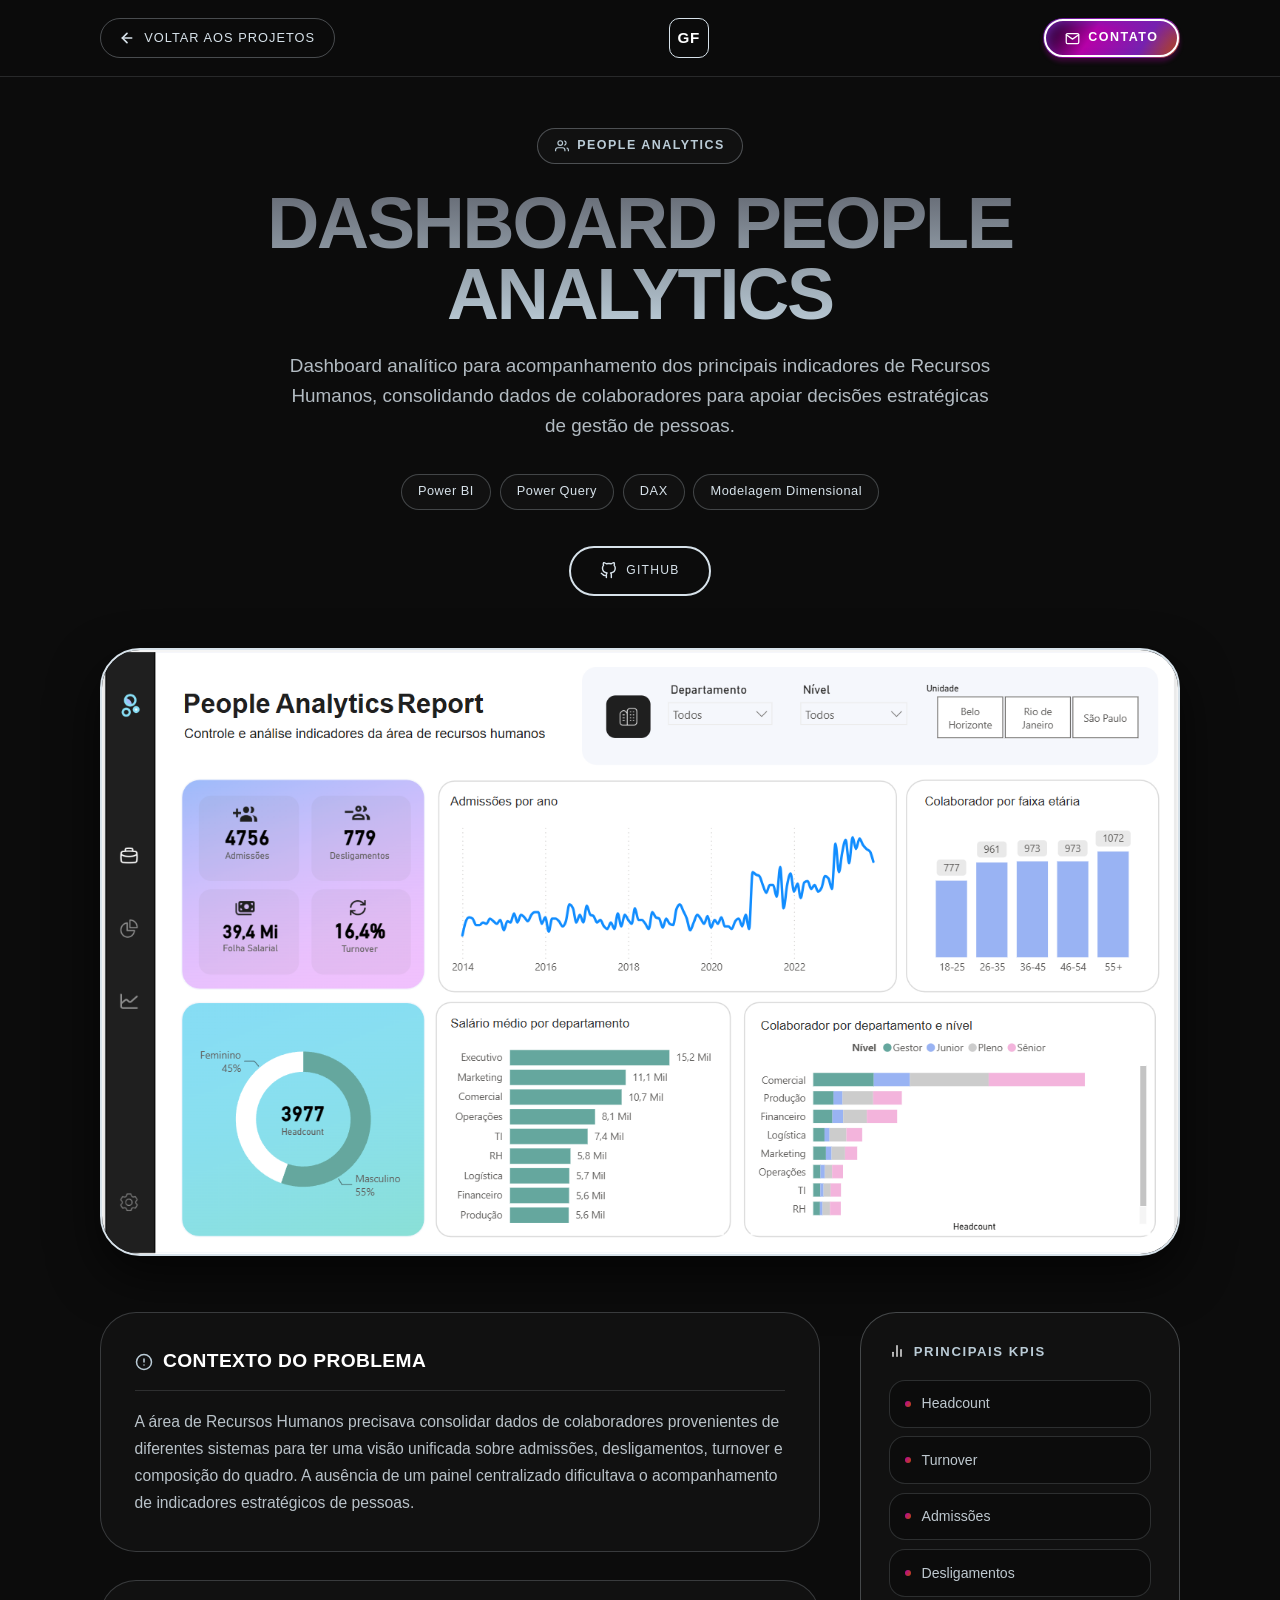
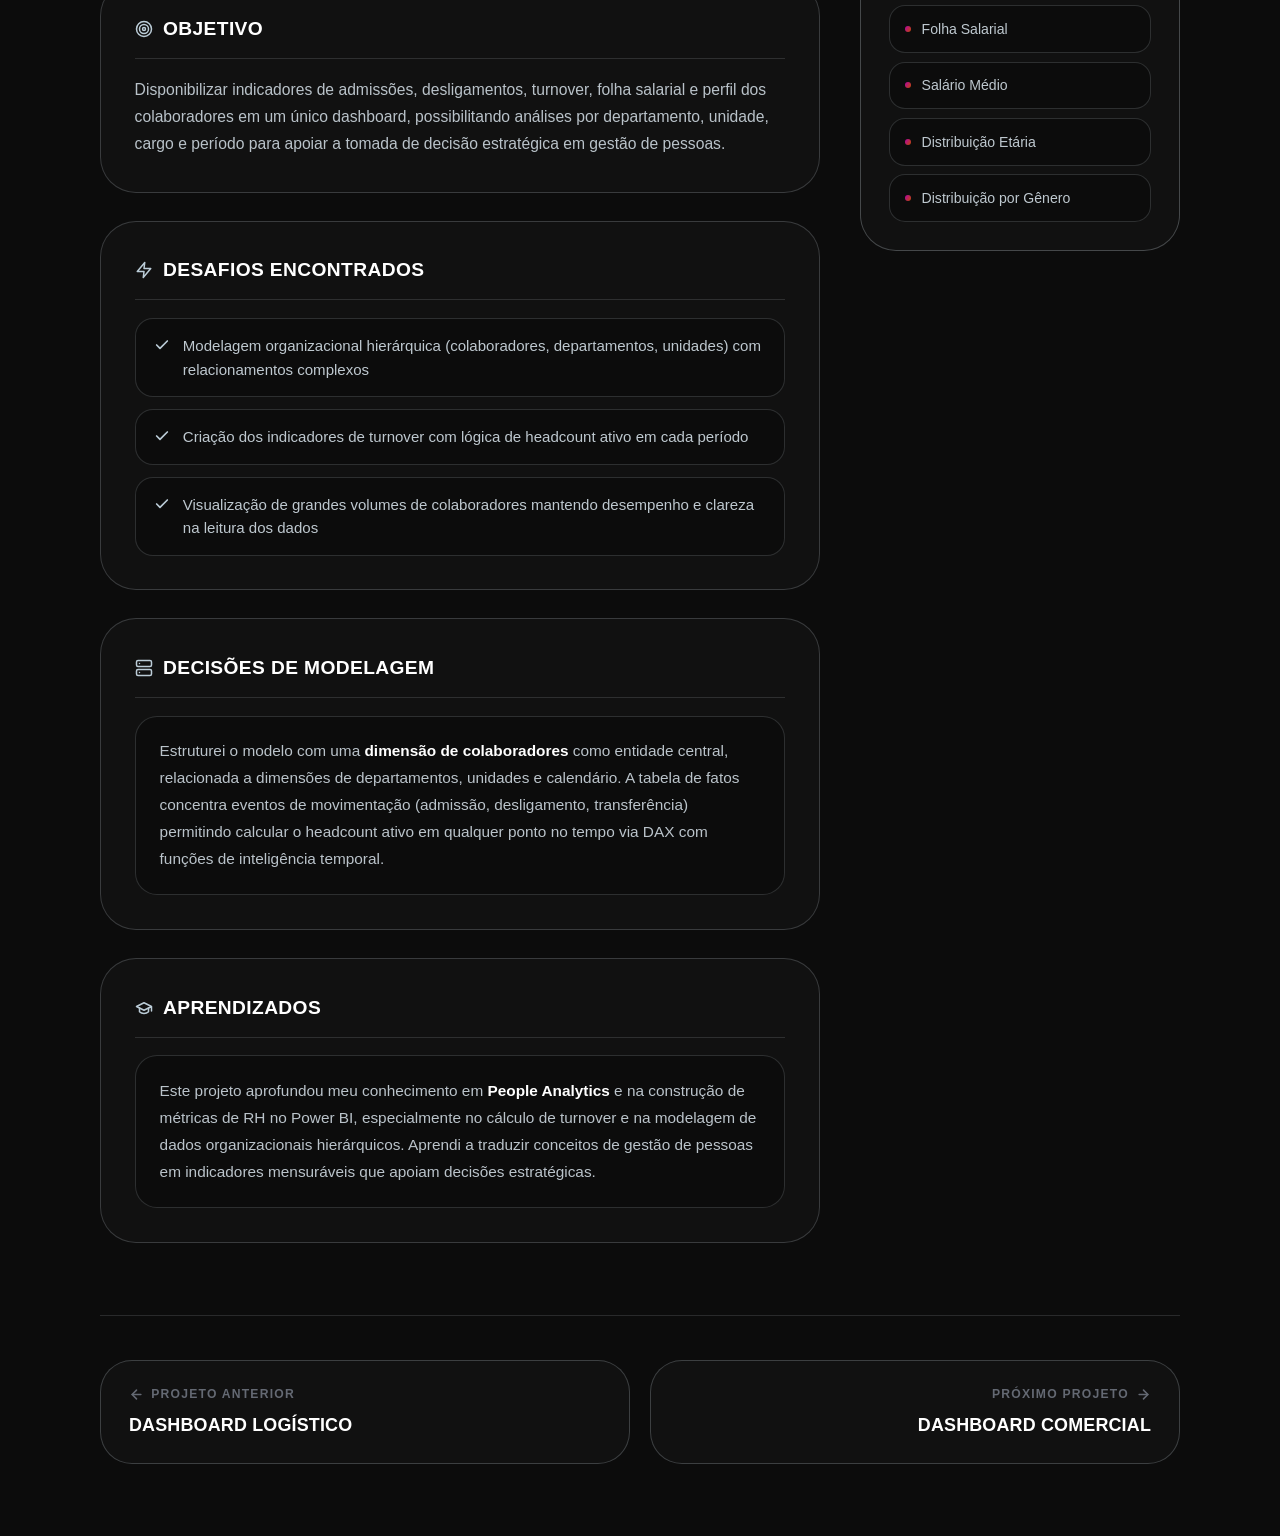
<file: projetos/dashboard-rh.html>
<!DOCTYPE html>
<html lang="pt-BR">
<head>
    <meta charset="UTF-8">
    <meta name="viewport" content="width=device-width, initial-scale=1.0">
    <title>Dashboard People Analytics | Estudo de Caso — Gustavo Franco</title>
    <meta name="description" content="Estudo de caso do Dashboard People Analytics com indicadores de headcount, turnover, admissões, desligamentos e folha salarial no Power BI.">
    <meta property="og:title" content="Dashboard People Analytics | Estudo de Caso — Gustavo Franco">
    <meta property="og:image" content="Dashboard de RH/Dashboard RH.png">
    <meta name="theme-color" content="#0C0C0C">
    <link rel="icon" type="image/svg+xml" href="data:image/svg+xml,<svg xmlns='http://www.w3.org/2000/svg' viewBox='0 0 24 24' fill='none' stroke='%23D7E2EA' stroke-width='2.5'><rect width='24' height='24' rx='6' fill='%230C0C0C'/><line x1='17' y1='18' x2='17' y2='10'/><line x1='12' y1='18' x2='12' y2='6'/><line x1='7' y1='18' x2='7' y2='13'/></svg>">
    <link rel="stylesheet" href="https://db.onlinewebfonts.com/c/95cecf452d3208890088a5b4c19c7ecf?family=Helvetica+Neue+ME" media="print" onload="this.media='all'">
    <noscript><link rel="stylesheet" href="https://db.onlinewebfonts.com/c/95cecf452d3208890088a5b4c19c7ecf?family=Helvetica+Neue+ME"></noscript>
    <link rel="stylesheet" href="projeto-style.css">
</head>
<body>

    <nav class="project-navbar" role="navigation" aria-label="Navegação do projeto">
        <div class="container project-nav-inner">
            <a href="../index.html#projects" class="project-nav-back" aria-label="Voltar para a lista de projetos">
                <svg viewBox="0 0 24 24" fill="none" stroke="currentColor" stroke-width="2.5" stroke-linecap="round" stroke-linejoin="round" aria-hidden="true"><line x1="19" y1="12" x2="5" y2="12"></line><polyline points="12 19 5 12 12 5"></polyline></svg>
                Voltar aos Projetos
            </a>
            <span class="project-nav-logo">GF</span>
            <a href="../index.html#contact" class="contact-btn project-nav-cta">
                <svg viewBox="0 0 24 24" fill="none" stroke="currentColor" stroke-width="2" stroke-linecap="round" stroke-linejoin="round" aria-hidden="true"><path d="M4 4h16c1.1 0 2 .9 2 2v12c0 1.1-.9 2-2 2H4c-1.1 0-2-.9-2-2V6c0-1.1.9-2 2-2z"></path><polyline points="22,6 12,13 2,6"></polyline></svg>
                Contato
            </a>
        </div>
    </nav>

    <section class="project-hero" aria-labelledby="case-title">
        <div class="container">
            <div class="project-hero-area-badge">
                <svg width="14" height="14" viewBox="0 0 24 24" fill="none" stroke="currentColor" stroke-width="2" aria-hidden="true"><path d="M17 21v-2a4 4 0 0 0-4-4H5a4 4 0 0 0-4 4v2"></path><circle cx="9" cy="7" r="4"></circle><path d="M23 21v-2a4 4 0 0 0-3-3.87"></path><path d="M16 3.13a4 4 0 0 1 0 7.75"></path></svg>
                People Analytics
            </div>
            <h1 class="hero-heading project-hero-title" id="case-title">Dashboard People Analytics</h1>
            <p class="project-hero-summary">
                Dashboard analítico para acompanhamento dos principais indicadores de Recursos Humanos, consolidando dados de colaboradores para apoiar decisões estratégicas de gestão de pessoas.
            </p>
            <div class="project-hero-stack" role="list" aria-label="Tecnologias utilizadas">
                <span class="stack-tag" role="listitem">Power BI</span>
                <span class="stack-tag" role="listitem">Power Query</span>
                <span class="stack-tag" role="listitem">DAX</span>
                <span class="stack-tag" role="listitem">Modelagem Dimensional</span>
            </div>
            <div class="project-hero-actions">
                <a href="https://github.com/Guxtav0" target="_blank" rel="noopener noreferrer" class="live-project-btn" aria-label="Ver código no GitHub">
                    <svg viewBox="0 0 24 24" fill="none" stroke="currentColor" stroke-width="2" stroke-linecap="round" stroke-linejoin="round" aria-hidden="true"><path d="M9 19c-5 1.5-5-2.5-7-3m14 6v-3.87a3.37 3.37 0 0 0-.94-2.61c3.14-.35 6.44-1.54 6.44-7A5.44 5.44 0 0 0 20 4.77 5.07 5.07 0 0 0 19.91 1S18.73.65 16 2.48a13.38 13.38 0 0 0-7 0C6.27.65 5.09 1 5.09 1A5.07 5.07 0 0 0 5 4.77a5.44 5.44 0 0 0-1.5 3.78c0 5.42 3.3 6.61 6.44 7A3.37 3.37 0 0 0 9 18.13V22"></path></svg>
                    GitHub
                </a>
            </div>
        </div>
    </section>

    <div class="container project-media-section">
        <div class="project-main-image">
            <img src="Dashboard de RH/Dashboard RH.png"
                 alt="Dashboard People Analytics com KPIs de headcount, turnover e distribuição por departamento"
                 loading="lazy">
        </div>
    </div>

    <main class="container case-main">
        <div class="case-study-layout">

            <div class="case-content">

                <div class="case-block">
                    <h2 class="case-block-title">
                        <svg width="18" height="18" viewBox="0 0 24 24" fill="none" stroke="currentColor" stroke-width="2" stroke-linecap="round" stroke-linejoin="round" aria-hidden="true"><circle cx="12" cy="12" r="10"></circle><line x1="12" y1="8" x2="12" y2="12"></line><line x1="12" y1="16" x2="12.01" y2="16"></line></svg>
                        Contexto do Problema
                    </h2>
                    <p>
                        A área de Recursos Humanos precisava consolidar dados de colaboradores provenientes de diferentes sistemas para ter uma visão unificada sobre admissões, desligamentos, turnover e composição do quadro. A ausência de um painel centralizado dificultava o acompanhamento de indicadores estratégicos de pessoas.
                    </p>
                </div>

                <div class="case-block">
                    <h2 class="case-block-title">
                        <svg width="18" height="18" viewBox="0 0 24 24" fill="none" stroke="currentColor" stroke-width="2" stroke-linecap="round" stroke-linejoin="round" aria-hidden="true"><circle cx="12" cy="12" r="10"></circle><circle cx="12" cy="12" r="6"></circle><circle cx="12" cy="12" r="2"></circle></svg>
                        Objetivo
                    </h2>
                    <p>
                        Disponibilizar indicadores de admissões, desligamentos, turnover, folha salarial e perfil dos colaboradores em um único dashboard, possibilitando análises por departamento, unidade, cargo e período para apoiar a tomada de decisão estratégica em gestão de pessoas.
                    </p>
                </div>

                <div class="case-block">
                    <h2 class="case-block-title">
                        <svg width="18" height="18" viewBox="0 0 24 24" fill="none" stroke="currentColor" stroke-width="2" stroke-linecap="round" stroke-linejoin="round" aria-hidden="true"><polygon points="13 2 3 14 12 14 11 22 21 10 12 10 13 2"></polygon></svg>
                        Desafios Encontrados
                    </h2>
                    <ul class="case-list" role="list">
                        <li class="case-list-item" role="listitem">
                            <svg width="16" height="16" viewBox="0 0 24 24" fill="none" stroke="currentColor" stroke-width="2.5" stroke-linecap="round" stroke-linejoin="round" aria-hidden="true"><polyline points="20 6 9 17 4 12"></polyline></svg>
                            Modelagem organizacional hierárquica (colaboradores, departamentos, unidades) com relacionamentos complexos
                        </li>
                        <li class="case-list-item" role="listitem">
                            <svg width="16" height="16" viewBox="0 0 24 24" fill="none" stroke="currentColor" stroke-width="2.5" stroke-linecap="round" stroke-linejoin="round" aria-hidden="true"><polyline points="20 6 9 17 4 12"></polyline></svg>
                            Criação dos indicadores de turnover com lógica de headcount ativo em cada período
                        </li>
                        <li class="case-list-item" role="listitem">
                            <svg width="16" height="16" viewBox="0 0 24 24" fill="none" stroke="currentColor" stroke-width="2.5" stroke-linecap="round" stroke-linejoin="round" aria-hidden="true"><polyline points="20 6 9 17 4 12"></polyline></svg>
                            Visualização de grandes volumes de colaboradores mantendo desempenho e clareza na leitura dos dados
                        </li>
                    </ul>
                </div>

                <div class="case-block">
                    <h2 class="case-block-title">
                        <svg width="18" height="18" viewBox="0 0 24 24" fill="none" stroke="currentColor" stroke-width="2" stroke-linecap="round" stroke-linejoin="round" aria-hidden="true"><rect x="2" y="2" width="20" height="8" rx="2" ry="2"></rect><rect x="2" y="14" width="20" height="8" rx="2" ry="2"></rect><line x1="6" y1="6" x2="6.01" y2="6"></line><line x1="6" y1="18" x2="6.01" y2="18"></line></svg>
                        Decisões de Modelagem
                    </h2>
                    <div class="case-learning-card">
                        <p>
                            Estruturei o modelo com uma <strong>dimensão de colaboradores</strong> como entidade central, relacionada a dimensões de departamentos, unidades e calendário. A tabela de fatos concentra eventos de movimentação (admissão, desligamento, transferência) permitindo calcular o headcount ativo em qualquer ponto no tempo via DAX com funções de inteligência temporal.
                        </p>
                    </div>
                </div>

                <div class="case-block">
                    <h2 class="case-block-title">
                        <svg width="18" height="18" viewBox="0 0 24 24" fill="none" stroke="currentColor" stroke-width="2" stroke-linecap="round" stroke-linejoin="round" aria-hidden="true"><path d="M22 10v6M2 10l10-5 10 5-10 5z"></path><path d="M6 12v5c3 3 9 3 12 0v-5"></path></svg>
                        Aprendizados
                    </h2>
                    <div class="case-learning-card">
                        <p>
                            Este projeto aprofundou meu conhecimento em <strong>People Analytics</strong> e na construção de métricas de RH no Power BI, especialmente no cálculo de turnover e na modelagem de dados organizacionais hierárquicos. Aprendi a traduzir conceitos de gestão de pessoas em indicadores mensuráveis que apoiam decisões estratégicas.
                        </p>
                    </div>
                </div>

            </div>

            <aside class="case-sidebar" aria-label="Principais KPIs do projeto">
                <div class="case-kpi-card">
                    <div class="case-kpi-card-title">
                        <svg width="16" height="16" viewBox="0 0 24 24" fill="none" stroke="currentColor" stroke-width="2" stroke-linecap="round" stroke-linejoin="round" aria-hidden="true"><line x1="18" y1="20" x2="18" y2="10"></line><line x1="12" y1="20" x2="12" y2="4"></line><line x1="6" y1="20" x2="6" y2="14"></line></svg>
                        Principais KPIs
                    </div>
                    <ul class="kpi-list" role="list">
                        <li class="kpi-item" role="listitem">Headcount</li>
                        <li class="kpi-item" role="listitem">Turnover</li>
                        <li class="kpi-item" role="listitem">Admissões</li>
                        <li class="kpi-item" role="listitem">Desligamentos</li>
                        <li class="kpi-item" role="listitem">Folha Salarial</li>
                        <li class="kpi-item" role="listitem">Salário Médio</li>
                        <li class="kpi-item" role="listitem">Distribuição Etária</li>
                        <li class="kpi-item" role="listitem">Distribuição por Gênero</li>
                    </ul>
                </div>
            </aside>

        </div>

        <nav class="project-navigation" aria-label="Navegação entre projetos">
            <a href="dashboard-logistico.html" class="proj-nav-link" aria-label="Projeto anterior: Dashboard Logístico">
                <span class="proj-nav-label">
                    <svg viewBox="0 0 24 24" fill="none" stroke="currentColor" stroke-width="2.5" stroke-linecap="round" stroke-linejoin="round" aria-hidden="true"><line x1="19" y1="12" x2="5" y2="12"></line><polyline points="12 19 5 12 12 5"></polyline></svg>
                    Projeto Anterior
                </span>
                <span class="proj-nav-title">Dashboard Logístico</span>
            </a>
            <a href="dashboard-comercial.html" class="proj-nav-link proj-nav-link--next" aria-label="Próximo projeto: Dashboard Comercial">
                <span class="proj-nav-label">
                    Próximo Projeto
                    <svg viewBox="0 0 24 24" fill="none" stroke="currentColor" stroke-width="2.5" stroke-linecap="round" stroke-linejoin="round" aria-hidden="true"><line x1="5" y1="12" x2="19" y2="12"></line><polyline points="12 5 19 12 12 19"></polyline></svg>
                </span>
                <span class="proj-nav-title">Dashboard Comercial</span>
            </a>
        </nav>

    </main>

</body>
</html>
</file>
<file: projetos/projeto-style.css>
/* ==========================================================================
   projeto-style.css — Páginas de Estudo de Caso
   Design System: #0C0C0C / #D7E2EA / #FFFFFF / Helvetica Neue ME
   ========================================================================== */

*,
*::before,
*::after {
    box-sizing: border-box;
    margin: 0;
    padding: 0;
}

html {
    background-color: #0C0C0C;
    color: #D7E2EA;
    font-family: 'Helvetica Neue ME', Helvetica, Arial, sans-serif;
    scroll-behavior: smooth;
    overflow-x: clip;
    -webkit-font-smoothing: antialiased;
    -moz-osx-font-smoothing: grayscale;
}

body {
    background-color: #0C0C0C;
    color: #D7E2EA;
    font-family: 'Helvetica Neue ME', Helvetica, Arial, sans-serif;
    line-height: 1.6;
    overflow-x: clip;
}

a {
    color: inherit;
    text-decoration: none;
    transition: color 0.25s ease, border-color 0.25s ease, background-color 0.25s ease, transform 0.25s ease, opacity 0.25s ease;
}

ul {
    list-style: none;
}

img,
video {
    display: block;
    max-width: 100%;
}

.container {
    width: 100%;
    max-width: 1160px;
    margin: 0 auto;
    padding: 0 1.25rem;
}

@media (min-width: 640px) {
    .container {
        padding: 0 2rem;
    }
}

@media (min-width: 768px) {
    .container {
        padding: 0 2.5rem;
    }
}

/* Signature Gradient Heading */
.hero-heading {
    background: linear-gradient(180deg, #646973 0%, #BBCCD7 100%);
    -webkit-background-clip: text;
    -webkit-text-fill-color: transparent;
    background-clip: text;
}

/* Signature ContactButton */
.contact-btn {
    display: inline-flex;
    align-items: center;
    justify-content: center;
    gap: 0.55rem;
    border-radius: 9999px;
    padding: 0.9rem 1.85rem;
    background: linear-gradient(123deg, #18011F 7%, #B600A8 37%, #7621B0 72%, #BE4C00 100%);
    box-shadow: 0px 4px 4px rgba(181, 1, 167, 0.25), 4px 4px 12px #7721B1 inset;
    outline: 2px solid #FFFFFF;
    outline-offset: -3px;
    color: #FFFFFF;
    font-weight: 600;
    font-size: clamp(0.76rem, 0.95vw, 0.95rem);
    text-transform: uppercase;
    letter-spacing: 0.12em;
    border: none;
    cursor: pointer;
    white-space: nowrap;
    transition: transform 0.25s ease, filter 0.25s ease, box-shadow 0.25s ease;
}

.contact-btn:hover {
    transform: scale(1.04);
    filter: brightness(1.08);
    box-shadow: 0px 6px 18px rgba(181, 1, 167, 0.42), 4px 4px 12px #7721B1 inset;
}

.contact-btn svg {
    width: 17px;
    height: 17px;
    flex-shrink: 0;
}

/* Ghost Pill LiveProjectButton */
.live-project-btn {
    display: inline-flex;
    align-items: center;
    justify-content: center;
    gap: 0.55rem;
    background: transparent;
    border: 2px solid #D7E2EA;
    color: #D7E2EA;
    border-radius: 9999px;
    font-weight: 500;
    font-size: clamp(0.76rem, 0.95vw, 0.95rem);
    text-transform: uppercase;
    letter-spacing: 0.1em;
    padding: 0.85rem 1.85rem;
    white-space: nowrap;
    cursor: pointer;
    transition: background-color 0.25s ease, border-color 0.25s ease, color 0.25s ease, transform 0.25s ease;
}

.live-project-btn:hover {
    background: rgba(215, 226, 234, 0.1);
    border-color: #FFFFFF;
    color: #FFFFFF;
    transform: scale(1.03);
}

.live-project-btn svg {
    width: 17px;
    height: 17px;
    flex-shrink: 0;
}

.contact-btn:focus-visible,
.live-project-btn:focus-visible,
.project-nav-back:focus-visible,
.proj-nav-link:focus-visible {
    outline: 2px solid #FFFFFF;
    outline-offset: 3px;
}

/* ==========================================================================
   NAVBAR DO PROJETO
   ========================================================================== */
.project-navbar {
    position: fixed;
    top: 0;
    left: 0;
    width: 100%;
    z-index: 1000;
    background-color: rgba(12, 12, 12, 0.92);
    border-bottom: 1px solid rgba(215, 226, 234, 0.14);
    backdrop-filter: blur(14px);
    -webkit-backdrop-filter: blur(14px);
}

.project-nav-inner {
    display: flex;
    align-items: center;
    justify-content: space-between;
    gap: 1rem;
    height: 76px;
}

.project-nav-back {
    display: inline-flex;
    align-items: center;
    gap: 0.55rem;
    padding: 0.55rem 1.15rem;
    border-radius: 9999px;
    border: 1.5px solid rgba(215, 226, 234, 0.3);
    font-size: 0.8rem;
    font-weight: 500;
    text-transform: uppercase;
    letter-spacing: 0.08em;
    color: #D7E2EA;
    white-space: nowrap;
}

.project-nav-back:hover {
    border-color: #FFFFFF;
    background-color: rgba(215, 226, 234, 0.08);
    color: #FFFFFF;
}

.project-nav-back svg {
    width: 16px;
    height: 16px;
    flex-shrink: 0;
}

.project-nav-logo {
    display: inline-flex;
    align-items: center;
    justify-content: center;
    width: 40px;
    height: 40px;
    border-radius: 10px;
    border: 1.5px solid #D7E2EA;
    font-size: 0.95rem;
    font-weight: 800;
    letter-spacing: 0.04em;
    color: #FFFFFF;
    flex-shrink: 0;
}

.project-nav-cta {
    padding: 0.65rem 1.35rem;
    font-size: 0.78rem;
}

.project-nav-cta svg {
    width: 15px;
    height: 15px;
}

/* ==========================================================================
   HERO DO PROJETO
   ========================================================================== */
.project-hero {
    padding: 8rem 0 3.25rem;
    text-align: center;
}

.project-hero-area-badge {
    display: inline-flex;
    align-items: center;
    gap: 0.5rem;
    padding: 0.45rem 1.1rem;
    border-radius: 9999px;
    border: 1.5px solid rgba(215, 226, 234, 0.3);
    background-color: #111111;
    color: #BBCCD7;
    font-size: 0.78rem;
    font-weight: 600;
    text-transform: uppercase;
    letter-spacing: 0.12em;
    margin-bottom: 1.5rem;
}

.project-hero-title {
    font-size: clamp(2.15rem, 6vw, 4.5rem);
    font-weight: 900;
    text-transform: uppercase;
    letter-spacing: -0.03em;
    line-height: 0.98;
    margin: 0 auto 1.35rem;
    max-width: 960px;
}

.project-hero-summary {
    font-size: clamp(1rem, 1.5vw, 1.18rem);
    font-weight: 300;
    color: rgba(215, 226, 234, 0.82);
    max-width: 720px;
    margin: 0 auto 2rem;
    line-height: 1.6;
}

.project-hero-stack {
    display: flex;
    justify-content: center;
    flex-wrap: wrap;
    gap: 0.55rem;
    margin-bottom: 2.25rem;
}

.stack-tag {
    display: inline-flex;
    align-items: center;
    padding: 0.42rem 1rem;
    border-radius: 9999px;
    border: 1px solid rgba(215, 226, 234, 0.25);
    background-color: #111111;
    color: #D7E2EA;
    font-size: 0.8rem;
    font-weight: 500;
    letter-spacing: 0.04em;
}

.project-hero-actions {
    display: flex;
    gap: 1rem;
    justify-content: center;
    flex-wrap: wrap;
}

/* ==========================================================================
   IMAGEM & VÍDEO DO DASHBOARD
   ========================================================================== */
.project-media-section {
    display: flex;
    flex-direction: column;
    gap: 1.5rem;
}

.project-main-image {
    border-radius: 32px;
    overflow: hidden;
    border: 2px solid #D7E2EA;
    background-color: #111111;
    box-shadow: 0 20px 50px rgba(0, 0, 0, 0.65);
}

.project-main-image img {
    width: 100%;
    height: auto;
    transition: transform 0.7s cubic-bezier(0.16, 1, 0.3, 1);
}

.project-main-image:hover img {
    transform: scale(1.015);
}

.project-video-card {
    border-radius: 32px;
    overflow: hidden;
    border: 1.5px solid rgba(215, 226, 234, 0.24);
    background-color: #111111;
    padding: 1.25rem;
}

.project-video-header {
    font-size: 0.8rem;
    font-weight: 600;
    color: #BBCCD7;
    text-transform: uppercase;
    letter-spacing: 0.1em;
    margin-bottom: 0.85rem;
    display: flex;
    align-items: center;
    gap: 0.55rem;
}

.project-video-player {
    width: 100%;
    max-height: 540px;
    border-radius: 20px;
    object-fit: cover;
    background-color: #0C0C0C;
}

@media (min-width: 768px) {
    .project-main-image,
    .project-video-card {
        border-radius: 40px;
    }
    .project-video-card {
        padding: 1.5rem;
    }
    .project-video-player {
        border-radius: 24px;
    }
}

/* ==========================================================================
   CONTEÚDO DO ESTUDO DE CASO
   ========================================================================== */
.case-main {
    margin-top: 3.5rem;
}

.case-study-layout {
    display: grid;
    grid-template-columns: 1fr 320px;
    gap: 2.5rem;
    margin-bottom: 4.5rem;
    align-items: start;
}

.case-content {
    display: flex;
    flex-direction: column;
    gap: 1.75rem;
}

.case-block {
    background-color: #111111;
    border: 1.5px solid rgba(215, 226, 234, 0.2);
    border-radius: 32px;
    padding: 1.75rem;
}

@media (min-width: 640px) {
    .case-block {
        border-radius: 36px;
        padding: 2.1rem;
    }
}

.case-block-title {
    display: flex;
    align-items: center;
    gap: 0.65rem;
    font-size: 1.2rem;
    font-weight: 700;
    text-transform: uppercase;
    letter-spacing: 0.02em;
    color: #FFFFFF;
    margin-bottom: 1.1rem;
    padding-bottom: 0.85rem;
    border-bottom: 1px solid rgba(215, 226, 234, 0.14);
}

.case-block-title svg {
    color: #BBCCD7;
    flex-shrink: 0;
}

.case-block p {
    font-size: 0.98rem;
    font-weight: 300;
    color: rgba(215, 226, 234, 0.85);
    line-height: 1.72;
}

.case-block strong {
    color: #FFFFFF;
    font-weight: 600;
}

.case-paragraph-spaced {
    margin-top: 0.85rem;
}

/* Lista de Desafios */
.case-list {
    display: flex;
    flex-direction: column;
    gap: 0.75rem;
}

.case-list-item {
    display: flex;
    align-items: flex-start;
    gap: 0.8rem;
    padding: 0.95rem 1.15rem;
    background-color: #0C0C0C;
    border: 1px solid rgba(215, 226, 234, 0.16);
    border-radius: 18px;
    font-size: 0.94rem;
    font-weight: 400;
    color: rgba(215, 226, 234, 0.88);
    line-height: 1.55;
    transition: border-color 0.25s ease, color 0.25s ease;
}

.case-list-item:hover {
    border-color: #D7E2EA;
    color: #FFFFFF;
}

.case-list-item svg {
    color: #BBCCD7;
    flex-shrink: 0;
    margin-top: 3px;
}

/* Destaque de Modelagem e Aprendizados */
.case-learning-card {
    background-color: #0C0C0C;
    border: 1px solid rgba(215, 226, 234, 0.16);
    border-radius: 22px;
    padding: 1.35rem 1.5rem;
}

.case-learning-card p {
    font-size: 0.96rem;
    color: rgba(215, 226, 234, 0.86);
    line-height: 1.75;
}

/* Sidebar de KPIs */
.case-kpi-card {
    background-color: #111111;
    border: 1.5px solid rgba(215, 226, 234, 0.26);
    border-radius: 36px;
    padding: 1.75rem;
    position: sticky;
    top: 6rem;
}

.case-kpi-card-title {
    font-size: 0.82rem;
    font-weight: 700;
    color: #BBCCD7;
    text-transform: uppercase;
    letter-spacing: 0.12em;
    margin-bottom: 1.15rem;
    display: flex;
    align-items: center;
    gap: 0.55rem;
}

.case-kpi-card-title svg {
    color: #FFFFFF;
    flex-shrink: 0;
}

.kpi-list {
    display: flex;
    flex-direction: column;
    gap: 0.55rem;
}

.kpi-item {
    display: flex;
    align-items: center;
    gap: 0.65rem;
    padding: 0.72rem 0.95rem;
    background-color: #0C0C0C;
    border: 1px solid rgba(215, 226, 234, 0.16);
    border-radius: 16px;
    font-size: 0.88rem;
    font-weight: 400;
    color: rgba(215, 226, 234, 0.88);
    transition: border-color 0.25s ease, color 0.25s ease;
}

.kpi-item:hover {
    border-color: #D7E2EA;
    color: #FFFFFF;
}

.kpi-item::before {
    content: "";
    width: 6px;
    height: 6px;
    border-radius: 9999px;
    background: linear-gradient(123deg, #B600A8 0%, #BE4C00 100%);
    flex-shrink: 0;
}

/* ==========================================================================
   NAVEGAÇÃO ENTRE PROJETOS
   ========================================================================== */
.project-navigation {
    border-top: 1px solid rgba(215, 226, 234, 0.14);
    padding: 2.75rem 0 4.5rem;
    display: grid;
    grid-template-columns: 1fr 1fr;
    gap: 1.25rem;
}

.proj-nav-link {
    display: flex;
    flex-direction: column;
    gap: 0.4rem;
    padding: 1.5rem 1.75rem;
    background-color: #111111;
    border: 1.5px solid rgba(215, 226, 234, 0.22);
    border-radius: 32px;
    transition: border-color 0.25s ease, transform 0.25s ease;
}

.proj-nav-link:hover {
    border-color: #D7E2EA;
    transform: translateY(-3px);
}

.proj-nav-link--next {
    text-align: right;
}

.proj-nav-label {
    font-size: 0.76rem;
    font-weight: 600;
    color: #646973;
    text-transform: uppercase;
    letter-spacing: 0.1em;
    display: flex;
    align-items: center;
    gap: 0.45rem;
}

.proj-nav-link--next .proj-nav-label {
    justify-content: flex-end;
}

.proj-nav-label svg {
    width: 15px;
    height: 15px;
}

.proj-nav-title {
    font-size: 1.12rem;
    font-weight: 700;
    text-transform: uppercase;
    letter-spacing: 0.01em;
    color: #FFFFFF;
}

/* ==========================================================================
   RESPONSIVIDADE
   ========================================================================== */
@media (max-width: 900px) {
    .case-study-layout {
        grid-template-columns: 1fr;
    }
    .case-kpi-card {
        position: static;
        order: -1;
    }
    .kpi-list {
        flex-direction: row;
        flex-wrap: wrap;
    }
    .kpi-item {
        flex: 1 1 180px;
    }
}

@media (max-width: 768px) {
    .project-hero {
        padding-top: 7rem;
    }
    .project-nav-logo {
        display: none;
    }
    .project-navigation {
        grid-template-columns: 1fr;
    }
    .proj-nav-link--next {
        text-align: left;
    }
    .proj-nav-link--next .proj-nav-label {
        justify-content: flex-start;
    }
}

@media (max-width: 480px) {
    .project-nav-back {
        padding: 0.5rem 0.9rem;
        font-size: 0.72rem;
    }
    .project-nav-cta {
        padding: 0.55rem 1rem;
        font-size: 0.72rem;
    }
    .project-hero-actions {
        flex-direction: column;
        align-items: center;
    }
}

@media (prefers-reduced-motion: reduce) {
    html {
        scroll-behavior: auto;
    }
    .contact-btn,
    .live-project-btn,
    .project-main-image img,
    .proj-nav-link {
        transition: none !important;
        transform: none !important;
    }
}
</file>
